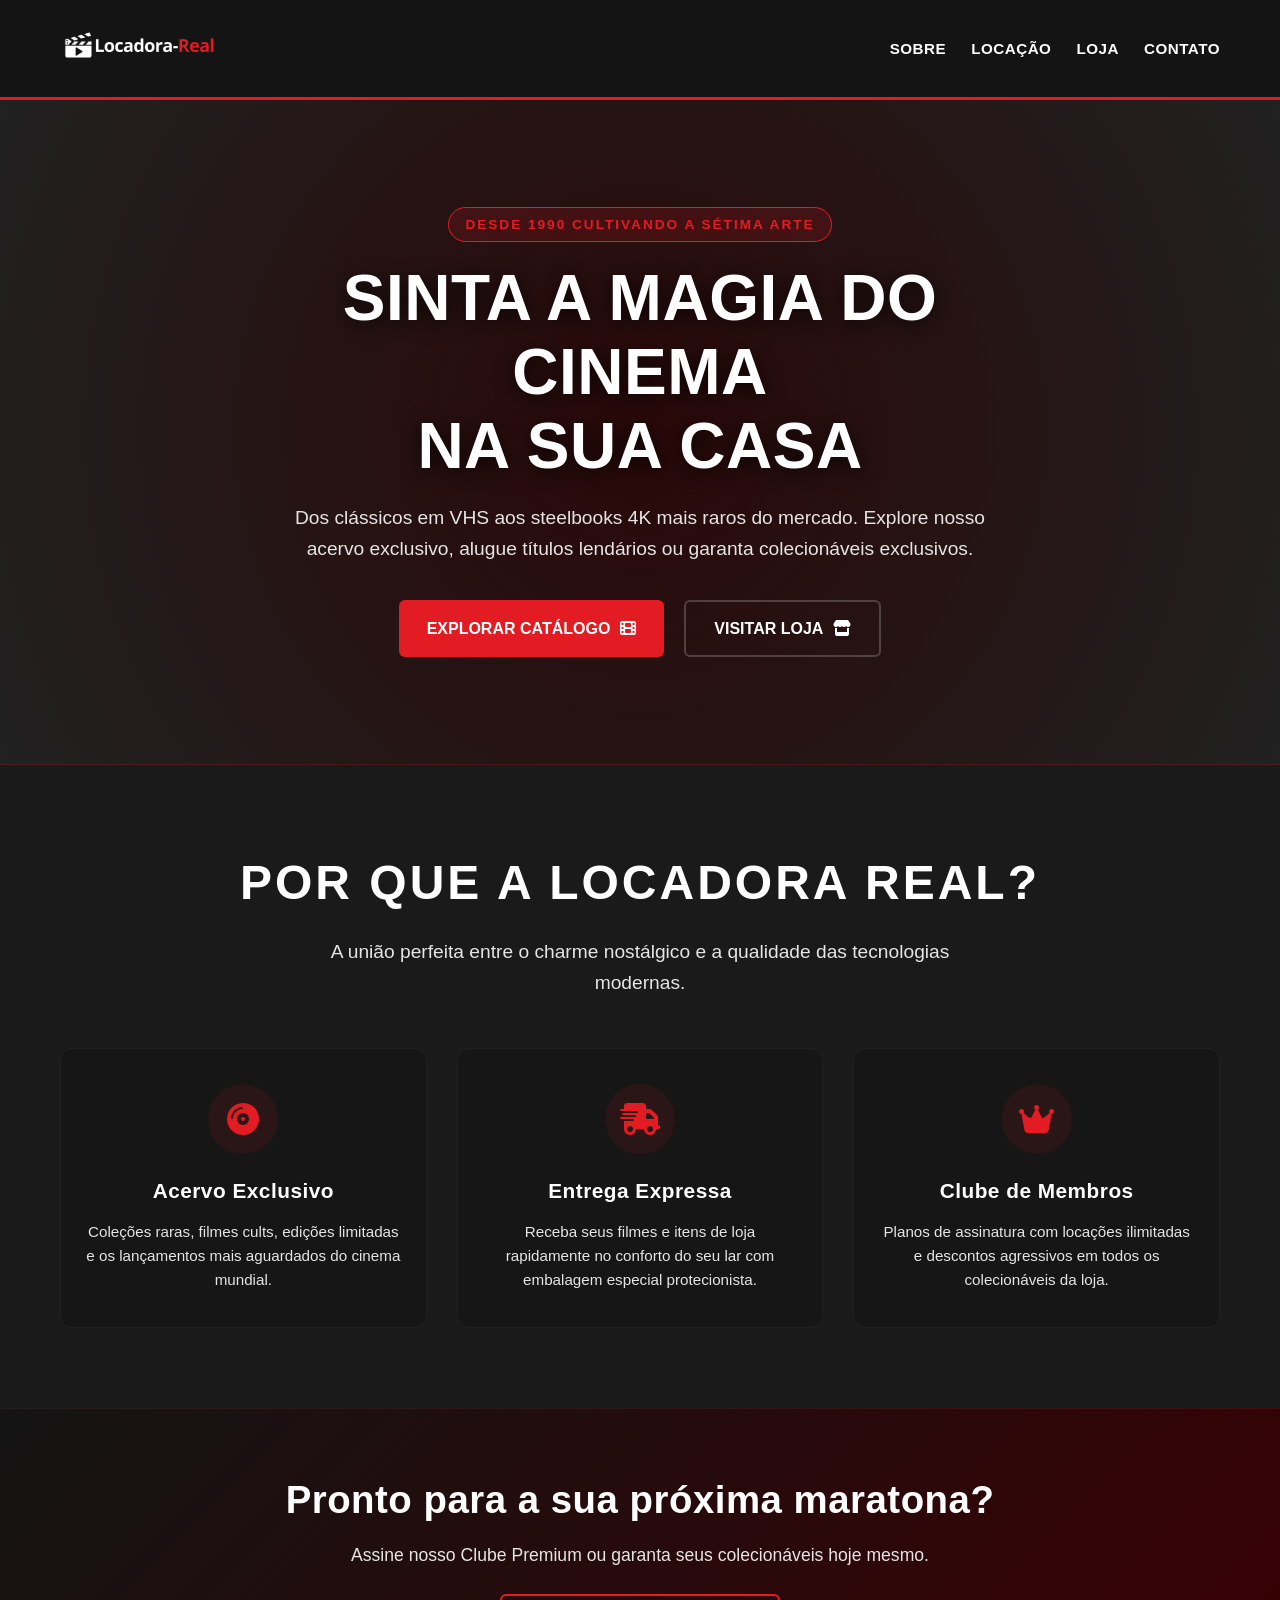
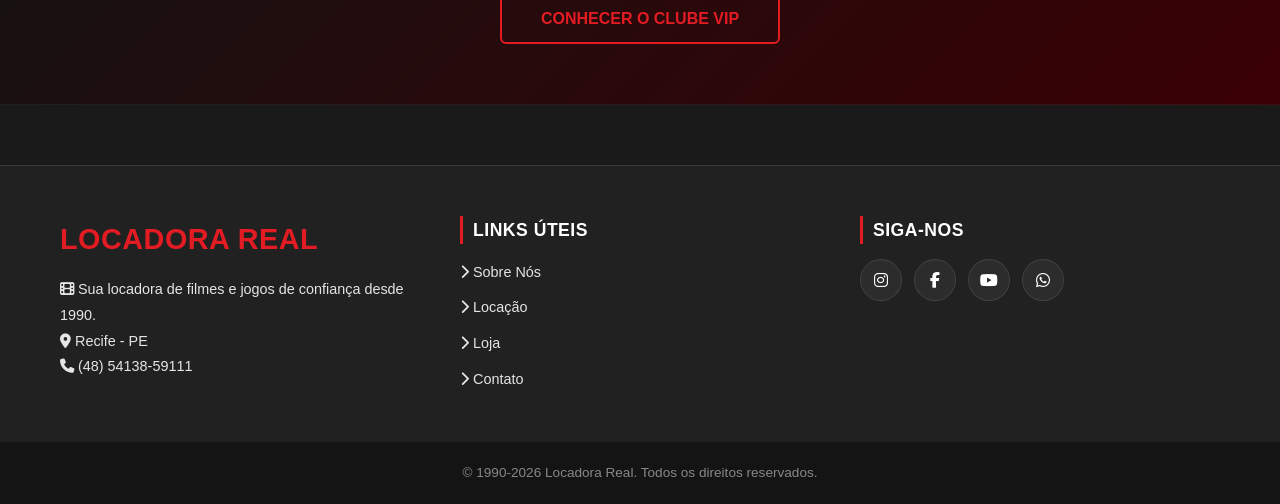
<file: index.html>
<!DOCTYPE html>
<html lang="pt-br">
<head>
    <meta charset="UTF-8">
    <meta name="viewport" content="width=device-width, initial-scale=1.0">
    <title>Locadora Real | A Experiência Cinemática Definitiva</title>

    <!-- Font Awesome (Ícones) -->
    <link rel="stylesheet" href="https://cdnjs.cloudflare.com/ajax/libs/font-awesome/6.5.1/css/all.min.css">

    <!-- CSS Principal -->
    <link rel="stylesheet" href="./css/styles.css">
    <link rel="icon" type="image/png" href="./img/Logo/Logo-transp.png">

</head>
<body class="pagina-home">


    <!-- Cabeçalho Principal -->
    <header class="cabecalho">
        <div class="container">
            <a href="./index.html" class="brand-logo">
                <img src="./img/Logo/Logomarca-horizontal-transp.png" alt="Locadora Real">
            </a>

            <nav class="menu" aria-label="Navegação principal">
                <ul>
                    <li><a href="./pages/sobre.html">Sobre</a></li>
                    <li><a href="./pages/locacao.html">Locação</a></li>
                    <li><a href="./pages/loja.html">Loja</a></li>
                    <li><a href="./pages/contato.html">Contato</a></li>
                </ul>
            </nav>
        </div>
    </header>

    <main>
        <!-- HERO SECTION COM ANIMAÇÃO -->
        <section class="hero">
            <div class="hero-overlay"></div>
            <div class="container hero-conteudo">
                <span class="tag-hero">Desde 1990 Cultivando a Sétima Arte</span>
                <h1 class="hero-titulo">Sinta a Magia do Cinema <br>na Sua Casa</h1>
                <p class="hero-descricao">
                    Dos clássicos em VHS aos steelbooks 4K mais raros do mercado. Explore nosso acervo exclusivo, alugue títulos lendários ou garanta colecionáveis exclusivos.
                </p>
                <div class="hero-botoes">
                    <a href="./pages/locacao.html" class="btn-hero btn-principal">Explorar Catálogo <i class="fa-solid fa-film"></i></a>
                    <a href="./pages/loja.html" class="btn-hero btn-secundario">Visitar Loja <i class="fa-solid fa-store"></i></a>
                </div>
            </div>
        </section>

        <!-- SEÇÃO DE RECURSOS / DIFERENCIAIS -->
        <section class="diferenciais container">
            <div class="secao-header">
                <h2>Por que a Locadora Real?</h2>
                <p>A união perfeita entre o charme nostálgico e a qualidade das tecnologias modernas.</p>
            </div>

            <div class="grade-diferenciais">
                <article class="cartao-diferencial">
                    <div class="icone-diferencial"><i class="fa-solid fa-compact-disc"></i></div>
                    <h3>Acervo Exclusivo</h3>
                    <p>Coleções raras, filmes cults, edições limitadas e os lançamentos mais aguardados do cinema mundial.</p>
                </article>

                <article class="cartao-diferencial">
                    <div class="icone-diferencial"><i class="fa-solid fa-truck-fast"></i></div>
                    <h3>Entrega Expressa</h3>
                    <p>Receba seus filmes e itens de loja rapidamente no conforto do seu lar com embalagem especial protecionista.</p>
                </article>

                <article class="cartao-diferencial">
                    <div class="icone-diferencial"><i class="fa-solid fa-crown"></i></div>
                    <h3>Clube de Membros</h3>
                    <p>Planos de assinatura com locações ilimitadas e descontos agressivos em todos os colecionáveis da loja.</p>
                </article>
            </div>
        </section>

        <!-- CTA BANNER INTERATIVO -->
        <section class="cta-banner">
            <div class="container cta-conteudo">
                <h2>Pronto para a sua próxima maratona?</h2>
                <p>Assine nosso Clube Premium ou garanta seus colecionáveis hoje mesmo.</p>
                <!-- A alteração foi feita no href abaixo -->
                <a href="./pages/loja.html#assinatura-clube" class="btn-comprar btn-cta">Conhecer o Clube VIP</a>
            </div>
        </section>
    </main>

    <!-- Rodapé Padronizado -->
    <footer class="rodape">
        <div class="container rodape-conteudo">
            <div class="rodape-bloco">
                <h2 class="rodape-titulo">Locadora Real</h2>
                <p class="rodape-descricao">
                    <i class="fa-solid fa-film"></i> Sua locadora de filmes e jogos de confiança desde 1990.
                </p>
                <p class="rodape-contato-rapido">
                    <i class="fa-solid fa-location-dot"></i> Recife - PE<br>
                    <i class="fa-solid fa-phone"></i> (48) 54138-59111
                </p>
            </div>

            <nav class="rodape-bloco" aria-label="Navegação do rodapé">
                <h3 class="rodape-subtitulo">Links Úteis</h3>
                <ul class="rodape-links">
                    <li><a href="./pages/sobre.html"><i class="fa-solid fa-chevron-right"></i> Sobre Nós</a></li>
                    <li><a href="./pages/locacao.html"><i class="fa-solid fa-chevron-right"></i> Locação</a></li>
                    <li><a href="./pages/loja.html"><i class="fa-solid fa-chevron-right"></i> Loja</a></li>
                    <li><a href="./pages/contato.html"><i class="fa-solid fa-chevron-right"></i> Contato</a></li>
                </ul>
            </nav>

            <div class="rodape-bloco">
                <h3 class="rodape-subtitulo">Siga-nos</h3>
                <div class="rodape-redes">
                    <a href="https://www.instagram.com/" aria-label="Instagram" class="btn-social" target="_blank"><i class="fa-brands fa-instagram"></i></a>
                    <a href="https://www.facebook.com/" aria-label="Facebook" class="btn-social" target="_blank"><i class="fa-brands fa-facebook-f"></i></a>
                    <a href="https://www.youtube.com/" aria-label="YouTube" class="btn-social" target="_blank"><i class="fa-brands fa-youtube"></i></a>
                    <a href="https://www.whatsapp.com/" aria-label="WhatsApp" class="btn-social" target="_blank"><i class="fa-brands fa-whatsapp"></i></a>
                </div>
            </div>
        </div>

        <div class="rodape-bottom">
            <div class="container">
                <p>&copy; 1990-2026 Locadora Real. Todos os direitos reservados.</p>
            </div>
        </div>
    </footer>
</body>
</html>
</file>
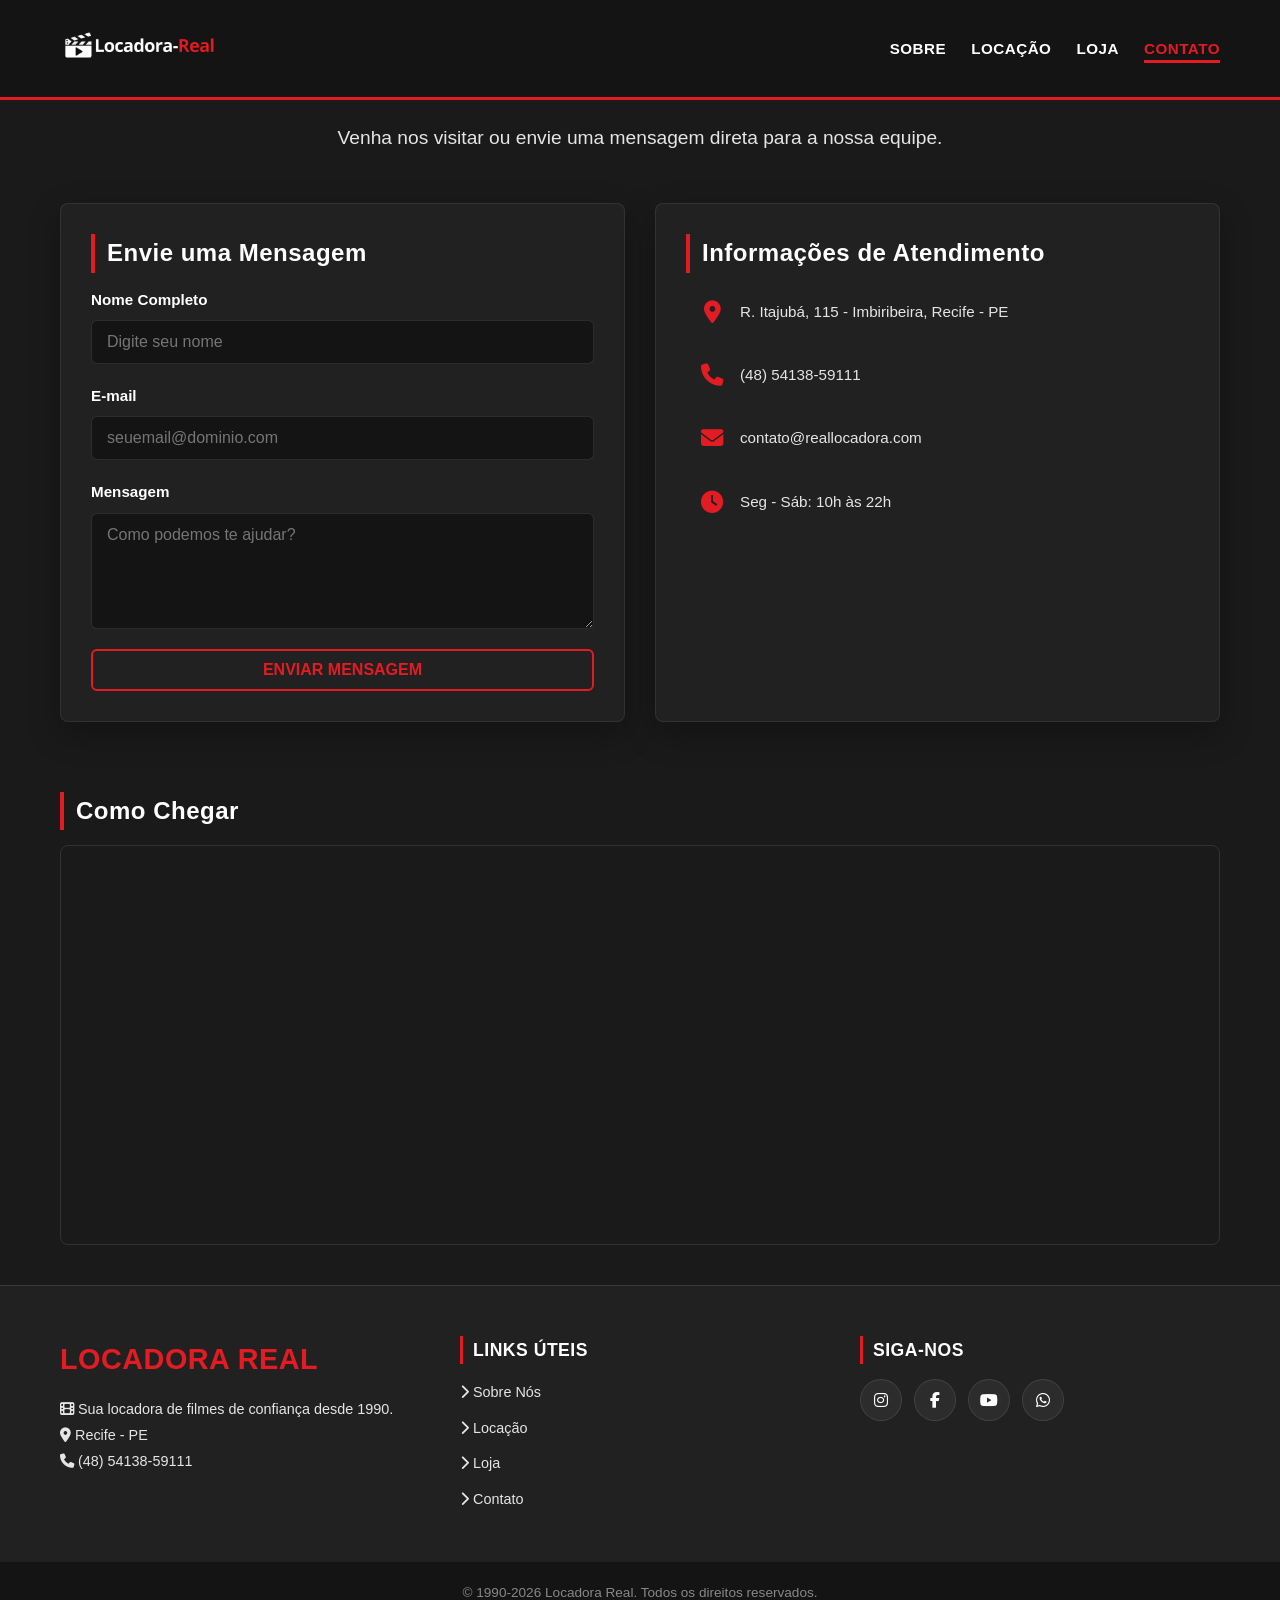
<file: pages/contato.html>
<!DOCTYPE html>
<html lang="pt-br">
<head>
    <meta charset="UTF-8">
    <meta name="viewport" content="width=device-width, initial-scale=1.0">
    <title>Contato | Locadora Real</title>

    <!-- Font Awesome (Ícones) -->
    <link rel="stylesheet" href="https://cdnjs.cloudflare.com/ajax/libs/font-awesome/6.5.1/css/all.min.css">

    <!-- CSS Principal -->
    <link rel="stylesheet" href="../css/styles.css">
    <link rel="icon" type="image/png" href="../img/Logo/Logo-transp.png">

</head>

<body class="pagina-contato">
    <!-- Cabeçalho Principal -->
    <header class="cabecalho">
        <div class="container">
            <a href="../index.html" class="brand-logo">
                <img src="../img/Logo/Logomarca-horizontal-transp.png" alt="Locadora Real">
            </a>

            <nav class="menu" aria-label="Navegação principal">
                <ul>
                    <li><a href="sobre.html">Sobre</a></li>
                    <li><a href="locacao.html">Locação</a></li>
                    <li><a href="loja.html">Loja</a></li>
                    <li><a href="contato.html" class="active">Contato</a></li>
                </ul>
            </nav>
        </div>
    </header>

    <main class="container">

        <header class="secao-header cabecalho-pagina">
            <p class="sobretitulo">Fale com a Locadora Real</p>
            <h1>Nosso Contato e Localização</h1>
            <p>Venha nos visitar ou envie uma mensagem direta para a nossa equipe.</p>
        </header>

        <!-- Bloco Duplo: Formulário + Dados de Contato -->
        <section class="grade-contato">

            <!-- Formulário de Mensagem Direta -->
            <div class="caixa formulario-contato">
                <h3 class="subtitulo">Envie uma Mensagem</h3>
                <form action="#" method="POST" class="form-atendimento">
                    <div class="campo-grupo">
                        <label for="nome">Nome Completo</label>
                        <input type="text" id="nome" name="nome" placeholder="Digite seu nome" required>
                    </div>

                    <div class="campo-grupo">
                        <label for="email">E-mail</label>
                        <input type="email" id="email" name="email" placeholder="seuemail@dominio.com" required>
                    </div>

                    <div class="campo-grupo">
                        <label for="mensagem-texto">Mensagem</label>
                        <textarea id="mensagem-texto" name="mensagem" rows="5" placeholder="Como podemos te ajudar?" required></textarea>
                    </div>

                    <button type="submit" class="btn-comprar">Enviar Mensagem</button>
                </form>
            </div>

            <!-- Informações Rápidas de Contato -->
            <div class="caixa informacoes-contato">
                <h3 class="subtitulo">Informações de Atendimento</h3>
                <div id="contato">
                    <div class="contato-item">
                        <i class="fa-solid fa-location-dot" aria-hidden="true"></i>
                        <a href="https://maps.app.goo.gl/WMkkHsL44uNXyNC1A" target="_blank" rel="noopener noreferrer">
                            R. Itajubá, 115 - Imbiribeira, Recife - PE
                        </a>
                    </div>

                    <div class="contato-item">
                        <i class="fa-solid fa-phone" aria-hidden="true"></i>
                        <a href="tel:+55485413859111">(48) 54138-59111</a>
                    </div>

                    <div class="contato-item">
                        <i class="fa-solid fa-envelope" aria-hidden="true"></i>
                        <a href="mailto:contato@reallocadora.com">contato@reallocadora.com</a>
                    </div>

                    <div class="contato-item">
                        <i class="fa-solid fa-clock" aria-hidden="true"></i>
                        <span>Seg - Sáb: 10h às 22h</span>
                    </div>
                </div>
            </div>

        </section>

        <!-- Mapa Responsivo Integrado -->
        <section class="secao-mapa">
            <h3 class="subtitulo">Como Chegar</h3>
            <div class="mapa-container">
                <iframe
                    src="https://www.google.com/maps/embed?pb=!1m18!1m12!1m3!1d3949.921345945493!2d-34.9102996!3d-8.1094914!2m3!1f0!2f0!3f0!3m2!1i1024!2i768!4f13.1!3m3!1m2!1s0x7ab1eff61914273%3A0xe24af3be25816bc4!2sReal%20Locadora%20de%20Equipamentos!5e0!3m2!1spt-BR!2sbr!4v1789067021910!5m2!1spt-BR!2sbr"
                    style="border:0;"
                    allowfullscreen=""
                    loading="lazy"
                    referrerpolicy="strict-origin-when-cross-origin"
                    title="Mapa de localização da Locadora Real">
                </iframe>
            </div>
        </section>

    </main>

    <!-- Rodapé Padronizado -->
    <footer class="rodape">
        <div class="container rodape-conteudo">
            <div class="rodape-bloco">
                <h2 class="rodape-titulo">Locadora Real</h2>
                <p class="rodape-descricao">
                    <i class="fa-solid fa-film"></i> Sua locadora de filmes de confiança desde 1990.
                </p>
                <p class="rodape-contato-rapido">
                    <i class="fa-solid fa-location-dot"></i> Recife - PE<br>
                    <i class="fa-solid fa-phone"></i> (48) 54138-59111
                </p>
            </div>

            <nav class="rodape-bloco" aria-label="Navegação do rodapé">
                <h3 class="rodape-subtitulo">Links Úteis</h3>
                <ul class="rodape-links">
                    <li><a href="sobre.html"><i class="fa-solid fa-chevron-right"></i> Sobre Nós</a></li>
                    <li><a href="locacao.html"><i class="fa-solid fa-chevron-right"></i> Locação</a></li>
                    <li><a href="loja.html"><i class="fa-solid fa-chevron-right"></i> Loja</a></li>
                    <li><a href="contato.html"><i class="fa-solid fa-chevron-right"></i> Contato</a></li>
                </ul>
            </nav>

            <div class="rodape-bloco">
                <h3 class="rodape-subtitulo">Siga-nos</h3>
                <div class="rodape-redes">
                    <a href="https://www.instagram.com/" aria-label="Instagram" class="btn-social" target="_blank"><i class="fa-brands fa-instagram"></i></a>
                    <a href="https://www.facebook.com/" aria-label="Facebook" class="btn-social" target="_blank"><i class="fa-brands fa-facebook-f"></i></a>
                    <a href="https://www.youtube.com/" aria-label="YouTube" class="btn-social" target="_blank"><i class="fa-brands fa-youtube"></i></a>
                    <a href="https://www.whatsapp.com/" aria-label="WhatsApp" class="btn-social" target="_blank"><i class="fa-brands fa-whatsapp"></i></a>
                </div>
            </div>
        </div>

        <div class="rodape-bottom">
            <div class="container">
                <p>&copy; 1990-2026 Locadora Real. Todos os direitos reservados.</p>
            </div>
        </div>
    </footer>
</body>
</html>
</file>
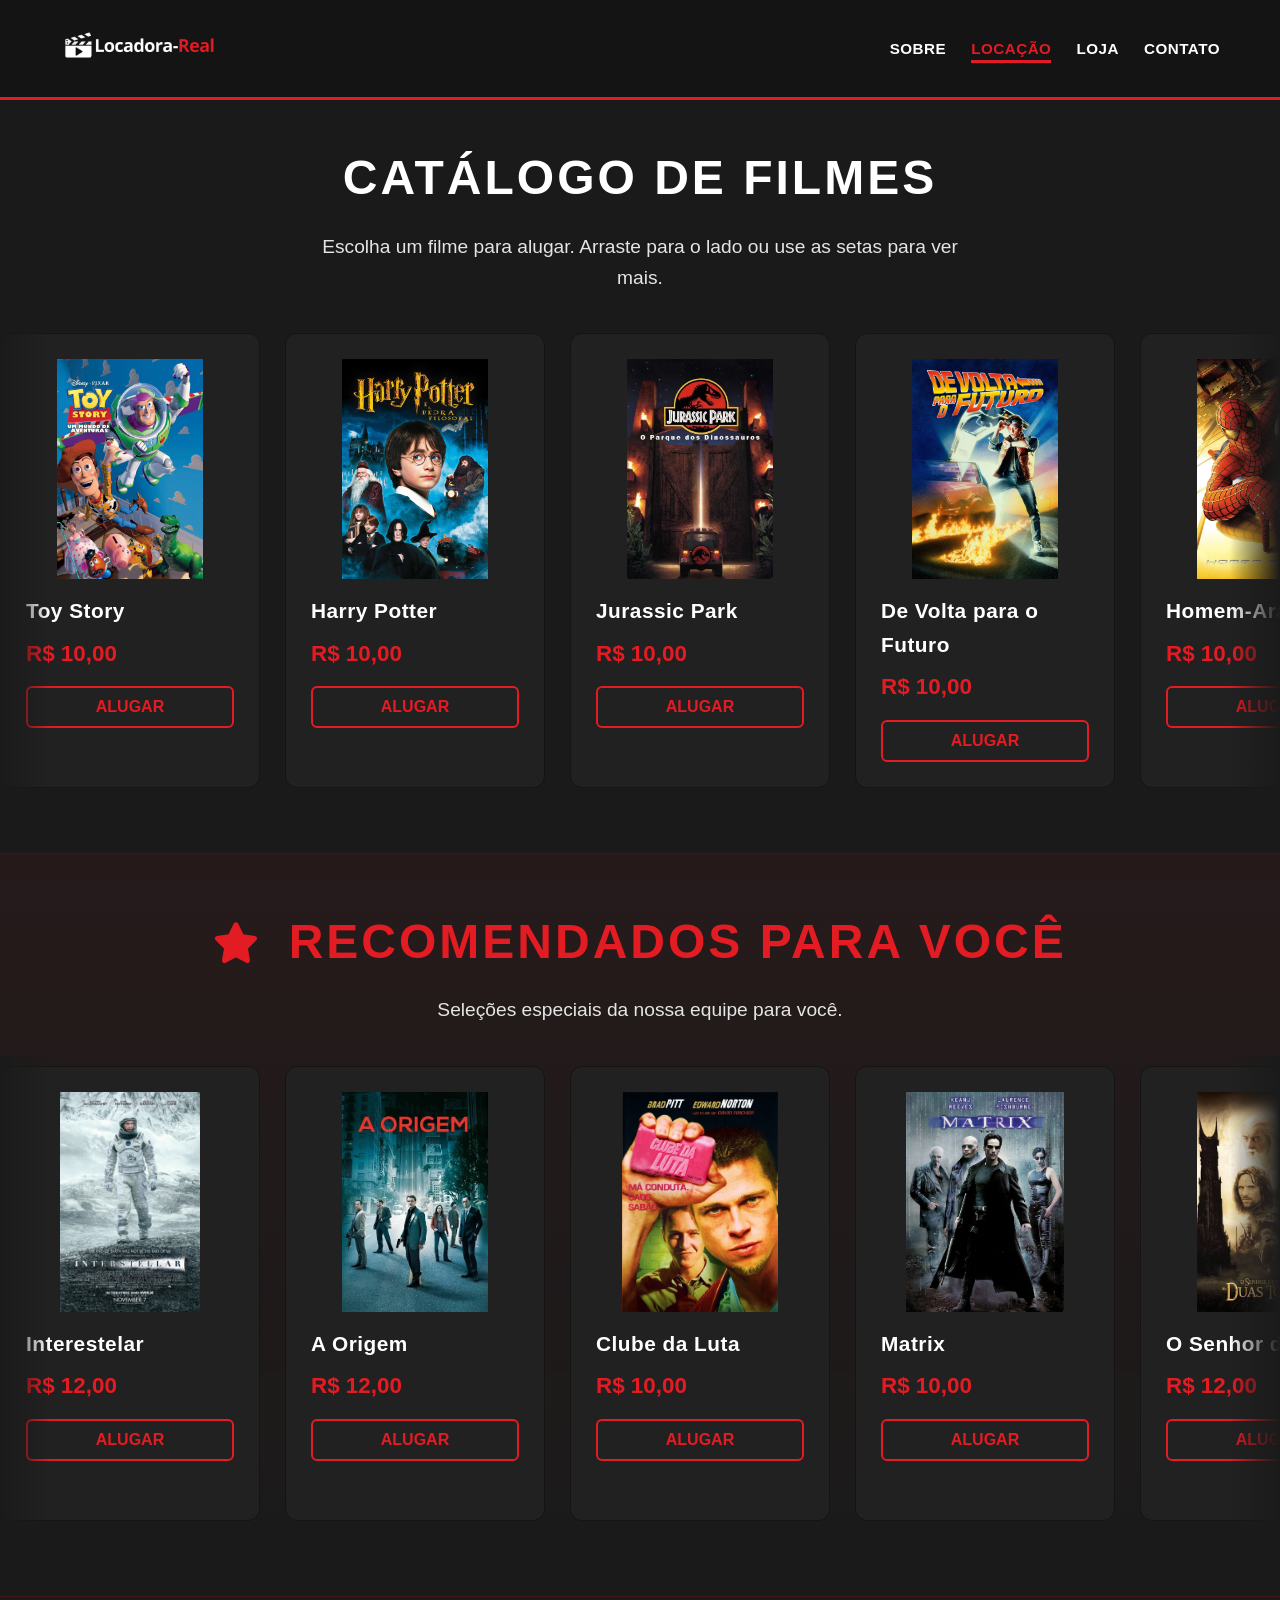
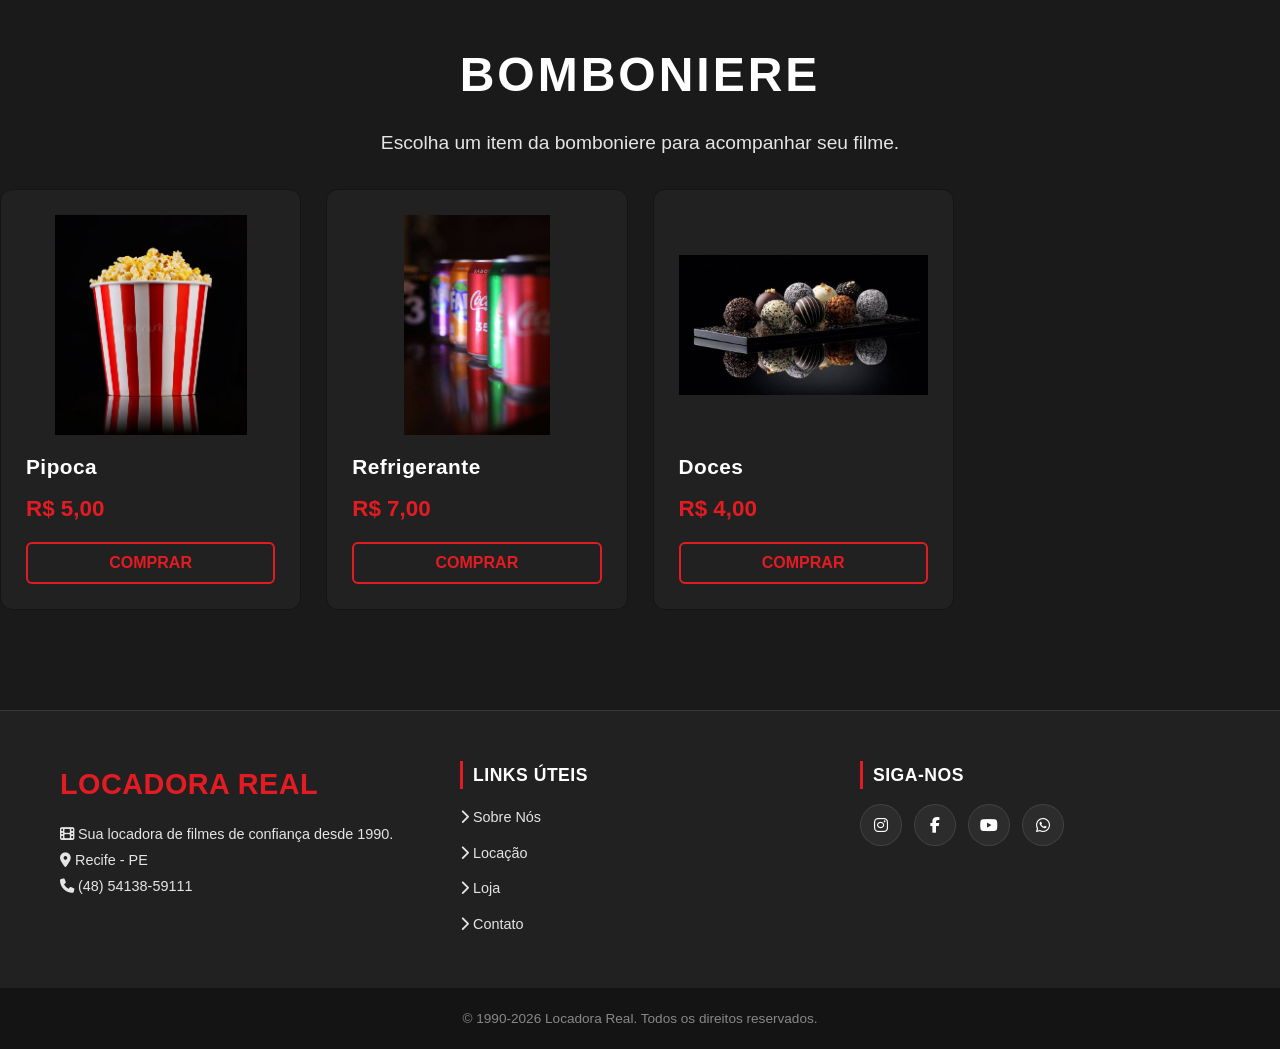
<file: pages/locacao.html>
<!DOCTYPE html>
<html lang="pt-br">
<head>
    <meta charset="UTF-8">
    <meta name="viewport" content="width=device-width, initial-scale=1.0">
    <link rel="stylesheet" href="https://cdnjs.cloudflare.com/ajax/libs/font-awesome/6.5.1/css/all.min.css">
    <link rel="stylesheet" href="../css/styles.css">
    <title>Locação de Filmes | Locadora Real</title>
    <link rel="icon" type="image/png" href="../img/Logo/Logo-transp.png">
</head>

<body>
    <!-- Cabeçalho Principal -->
    <header class="cabecalho">
        <div class="container">
            <a href="../index.html" class="brand-logo">
                <img src="../img/Logo/Logomarca-horizontal-transp.png" alt="Locadora Real">
            </a>
            <nav class="menu" aria-label="Navegação principal">
                <ul>
                    <li><a href="sobre.html">Sobre</a></li>
                    <li><a href="locacao.html" class="active">Locação</a></li>
                    <li><a href="loja.html">Loja</a></li>
                    <li><a href="contato.html">Contato</a></li>
                </ul>
            </nav>
        </div>
    </header>

    <main>

        <!-- 
            ============================================================
             SEÇÃO 1 — CATÁLOGO COMPLETO (~40 filmes, scroll horizontal)
            ============================================================ 
        -->
        <section id="filmes" class="secao-catalogo">
            <div class="secao-header">
                <h1>Catálogo de Filmes</h1>
                <p>Escolha um filme para alugar. Arraste para o lado ou use as setas para ver mais.</p>
            </div>

            <div class="carrossel-filmes">


                <div class="lista-filmes-scroll">

                    <article class="cartao-produto">
                        <img src="../img/filmes/toy_story-capa.png" alt="Toy Story">
                        <h3>Toy Story</h3>
                        <p class="preco">R$ 10,00</p>
                        <a href="https://www.whatsapp.com/" target="_blank"><button type="button">Alugar</button></a>
                    </article>

                    <article class="cartao-produto">
                        <img src="../img/filmes/harry_potter-capa.png" alt="Harry Potter e a Pedra Filosofal">
                        <h3>Harry Potter</h3>
                        <p class="preco">R$ 10,00</p>
                        <a href="https://www.whatsapp.com/" target="_blank"><button type="button">Alugar</button></a>
                    </article>

                    <article class="cartao-produto">
                        <img src="../img/filmes/jurassic_park-capa.png" alt="Jurassic Park">
                        <h3>Jurassic Park</h3>
                        <p class="preco">R$ 10,00</p>
                        <a href="https://www.whatsapp.com/" target="_blank"><button type="button">Alugar</button></a>
                    </article>

                    <article class="cartao-produto">
                        <img src="../img/filmes/volta_futuro-capa.png" alt="De Volta para o Futuro">
                        <h3>De Volta para o Futuro</h3>
                        <p class="preco">R$ 10,00</p>
                        <a href="https://www.whatsapp.com/" target="_blank"><button type="button">Alugar</button></a>
                    </article>

                    <article class="cartao-produto">
                        <img src="../img/filmes/homem_aranha-capa.png" alt="Homem-Aranha">
                        <h3>Homem-Aranha</h3>
                        <p class="preco">R$ 10,00</p>
                        <a href="https://www.whatsapp.com/" target="_blank"><button type="button">Alugar</button></a>
                    </article>

                    <article class="cartao-produto">
                        <img src="../img/filmes/senhor_dos_aneis-capa.png" alt="O Senhor dos Anéis">
                        <h3>O Senhor dos Anéis</h3>
                        <p class="preco">R$ 12,00</p>
                        <a href="https://www.whatsapp.com/" target="_blank"><button type="button">Alugar</button></a>
                    </article>

                    <article class="cartao-produto">
                        <img src="../img/filmes/star_wars-capa.png" alt="Star Wars">
                        <h3>Star Wars</h3>
                        <p class="preco">R$ 12,00</p>
                        <a href="https://www.whatsapp.com/" target="_blank"><button type="button">Alugar</button></a>
                    </article>

                    <article class="cartao-produto">
                        <img src="../img/filmes/o_exorcista-capa.png" alt="O Exorcista">
                        <h3>O Exorcista</h3>
                        <p class="preco">R$ 10,00</p>
                        <a href="https://www.whatsapp.com/" target="_blank"><button type="button">Alugar</button></a>
                    </article>

                    <article class="cartao-produto">
                        <img src="../img/filmes/forrest_gump-capa.png" alt="Forrest Gump">
                        <h3>Forrest Gump</h3>
                        <p class="preco">R$ 10,00</p>
                        <a href="https://www.whatsapp.com/" target="_blank"><button type="button">Alugar</button></a>
                    </article>

                    <article class="cartao-produto">
                        <img src="../img/filmes/poderoso_chefao-capa.png" alt="O Poderoso Chefão">
                        <h3>O Poderoso Chefão</h3>
                        <p class="preco">R$ 12,00</p>
                        <a href="https://www.whatsapp.com/" target="_blank"><button type="button">Alugar</button></a>
                    </article>

                    <article class="cartao-produto">
                        <img src="../img/filmes/clube_da_luta-capa.png" alt="Clube da Luta">
                        <h3>Clube da Luta</h3>
                        <p class="preco">R$ 10,00</p>
                        <a href="https://www.whatsapp.com/" target="_blank"><button type="button">Alugar</button></a>
                    </article>

                    <article class="cartao-produto">
                        <img src="../img/filmes/matrix-capa.png" alt="Matrix">
                        <h3>Matrix</h3>
                        <p class="preco">R$ 10,00</p>
                        <a href="https://www.whatsapp.com/" target="_blank"><button type="button">Alugar</button></a>
                    </article>

                    <article class="cartao-produto">
                        <img src="../img/filmes/interestelar-capa.png" alt="Interestelar">
                        <h3>Interestelar</h3>
                        <p class="preco">R$ 12,00</p>
                        <a href="https://www.whatsapp.com/" target="_blank"><button type="button">Alugar</button></a>
                    </article>

                    <article class="cartao-produto">
                        <img src="../img/filmes/a_origem-capa.png" alt="A Origem">
                        <h3>A Origem</h3>
                        <p class="preco">R$ 12,00</p>
                        <a href="https://www.whatsapp.com/" target="_blank"><button type="button">Alugar</button></a>
                    </article>

                    <article class="cartao-produto">
                        <img src="../img/filmes/titanic-capa.png" alt="Titanic">
                        <h3>Titanic</h3>
                        <p class="preco">R$ 10,00</p>
                        <a href="https://www.whatsapp.com/" target="_blank"><button type="button">Alugar</button></a>
                    </article>

                    <article class="cartao-produto">
                        <img src="../img/filmes/procurando_nemo-capa.png" alt="Procurando Nemo">
                        <h3>Procurando Nemo</h3>
                        <p class="preco">R$ 10,00</p>
                        <a href="https://www.whatsapp.com/" target="_blank"><button type="button">Alugar</button></a>
                    </article>

                    <article class="cartao-produto">
                        <img src="../img/filmes/shrek-capa.png" alt="Shrek">
                        <h3>Shrek</h3>
                        <p class="preco">R$ 8,00</p>
                        <a href="https://www.whatsapp.com/" target="_blank"><button type="button">Alugar</button></a>
                    </article>

                    <article class="cartao-produto">
                        <img src="../img/filmes/gladiador-capa.png" alt="Gladiador">
                        <h3>Gladiador</h3>
                        <p class="preco">R$ 10,00</p>
                        <a href="https://www.whatsapp.com/" target="_blank"><button type="button">Alugar</button></a>
                    </article>

                    <article class="cartao-produto">
                        <img src="../img/filmes/o_rei_leao-capa.png" alt="O Rei Leão">
                        <h3>O Rei Leão</h3>
                        <p class="preco">R$ 10,00</p>
                        <a href="https://www.whatsapp.com/" target="_blank"><button type="button">Alugar</button></a>
                    </article>

                    <article class="cartao-produto">
                        <img src="../img/filmes/vingadores-capa.png" alt="Vingadores">
                        <h3>Vingadores</h3>
                        <p class="preco">R$ 12,00</p>
                        <a href="https://www.whatsapp.com/" target="_blank"><button type="button">Alugar</button></a>
                    </article>

                    <article class="cartao-produto">
                        <img src="../img/filmes/cavaleiro_das_trevas-capa.png" alt="Batman - O Cavaleiro das Trevas">
                        <h3>O Cavaleiro das Trevas</h3>
                        <p class="preco">R$ 12,00</p>
                        <a href="https://www.whatsapp.com/" target="_blank"><button type="button">Alugar</button></a>
                    </article>

                    <article class="cartao-produto">
                        <img src="../img/filmes/indiana_jones-capa.png" alt="Indiana Jones">
                        <h3>Indiana Jones</h3>
                        <p class="preco">R$ 10,00</p>
                        <a href="https://www.whatsapp.com/" target="_blank"><button type="button">Alugar</button></a>
                    </article>

                    <article class="cartao-produto">
                        <img src="../img/filmes/et_extraterrestre-capa.png" alt="E.T. - O Extraterrestre">
                        <h3>E.T. - O Extraterrestre</h3>
                        <p class="preco">R$ 10,00</p>
                        <a href="https://www.whatsapp.com/" target="_blank"><button type="button">Alugar</button></a>
                    </article>

                    <article class="cartao-produto">
                        <img src="../img/filmes/ghost-capa.png" alt="Ghost - Do Outro Lado da Vida">
                        <h3>Ghost</h3>
                        <p class="preco">R$ 8,00</p>
                        <a href="https://www.whatsapp.com/" target="_blank"><button type="button">Alugar</button></a>
                    </article>

                    <article class="cartao-produto">
                        <img src="../img/filmes/lista_schindler-capa.png" alt="A Lista de Schindler">
                        <h3>A Lista de Schindler</h3>
                        <p class="preco">R$ 12,00</p>
                        <a href="https://www.whatsapp.com/" target="_blank"><button type="button">Alugar</button></a>
                    </article>

                    <article class="cartao-produto">
                        <img src="../img/filmes/pulp_fiction-capa.png" alt="Pulp Fiction">
                        <h3>Pulp Fiction</h3>
                        <p class="preco">R$ 10,00</p>
                        <a href="https://www.whatsapp.com/" target="_blank"><button type="button">Alugar</button></a>
                    </article>

                    <article class="cartao-produto">
                        <img src="../img/filmes/silencio_inocentes-capa.png" alt="O Silêncio dos Inocentes">
                        <h3>O Silêncio dos Inocentes</h3>
                        <p class="preco">R$ 10,00</p>
                        <a href="https://www.whatsapp.com/" target="_blank"><button type="button">Alugar</button></a>
                    </article>

                    <article class="cartao-produto">
                        <img src="../img/filmes/scarface-capa.png" alt="Scarface">
                        <h3>Scarface</h3>
                        <p class="preco">R$ 10,00</p>
                        <a href="https://www.whatsapp.com/" target="_blank"><button type="button">Alugar</button></a>
                    </article>

                    <article class="cartao-produto">
                        <img src="../img/filmes/corra-capa.png" alt="Corra">
                        <h3>Corra</h3>
                        <p class="preco">R$ 12,00</p>
                        <a href="https://www.whatsapp.com/" target="_blank"><button type="button">Alugar</button></a>
                    </article>

                    <article class="cartao-produto">
                        <img src="../img/filmes/parasita-capa.png" alt="Parasita">
                        <h3>Parasita</h3>
                        <p class="preco">R$ 12,00</p>
                        <a href="https://www.whatsapp.com/" target="_blank"><button type="button">Alugar</button></a>
                    </article>

                    <article class="cartao-produto">
                        <img src="../img/filmes/seu_nome-capa.png" alt="Seu Nome">
                        <h3>Seu Nome</h3>
                        <p class="preco">R$ 10,00</p>
                        <a href="https://www.whatsapp.com/" target="_blank"><button type="button">Alugar</button></a>
                    </article>

                    <article class="cartao-produto">
                        <img src="../img/filmes/viagem_chihiro-capa.png" alt="A Viagem de Chihiro">
                        <h3>A Viagem de Chihiro</h3>
                        <p class="preco">R$ 10,00</p>
                        <a href="https://www.whatsapp.com/" target="_blank"><button type="button">Alugar</button></a>
                    </article>

                    <article class="cartao-produto">
                        <img src="../img/filmes/akira-capa.png" alt="Akira">
                        <h3>Akira</h3>
                        <p class="preco">R$ 10,00</p>
                        <a href="https://www.whatsapp.com/" target="_blank"><button type="button">Alugar</button></a>
                    </article>

                    <article class="cartao-produto">
                        <img src="../img/filmes/blade_runner-capa.png" alt="Blade Runner">
                        <h3>Blade Runner</h3>
                        <p class="preco">R$ 10,00</p>
                        <a href="https://www.whatsapp.com/" target="_blank"><button type="button">Alugar</button></a>
                    </article>

                    <article class="cartao-produto">
                        <img src="../img/filmes/alien-capa.png" alt="Alien">
                        <h3>Alien</h3>
                        <p class="preco">R$ 10,00</p>
                        <a href="https://www.whatsapp.com/" target="_blank"><button type="button">Alugar</button></a>
                    </article>

                    <article class="cartao-produto">
                        <img src="../img/filmes/exterminador_futuro-capa.png" alt="O Exterminador do Futuro">
                        <h3>O Exterminador do Futuro</h3>
                        <p class="preco">R$ 10,00</p>
                        <a href="https://www.whatsapp.com/" target="_blank"><button type="button">Alugar</button></a>
                    </article>

                    <article class="cartao-produto">
                        <img src="../img/filmes/rocky-capa.png" alt="Rocky">
                        <h3>Rocky</h3>
                        <p class="preco">R$ 8,00</p>
                        <a href="https://www.whatsapp.com/" target="_blank"><button type="button">Alugar</button></a>
                    </article>

                    <article class="cartao-produto">
                        <img src="../img/filmes/rambo-capa.png" alt="Rambo">
                        <h3>Rambo</h3>
                        <p class="preco">R$ 8,00</p>
                        <a href="https://www.whatsapp.com/" target="_blank"><button type="button">Alugar</button></a>
                    </article>

                    <article class="cartao-produto">
                        <img src="../img/filmes/laranja_mecanica-capa.png" alt="Laranja Mecânica">
                        <h3>Laranja Mecânica</h3>
                        <p class="preco">R$ 10,00</p>
                        <a href="https://www.whatsapp.com/" target="_blank"><button type="button">Alugar</button></a>
                    </article>

                    <article class="cartao-produto">
                        <img src="../img/filmes/odisseia_espacial-capa.png" alt="2001 - Uma Odisseia Espacial">
                        <h3>2001: Uma Odisseia Espacial</h3>
                        <p class="preco">R$ 12,00</p>
                        <a href="https://www.whatsapp.com/" target="_blank"><button type="button">Alugar</button></a>
                    </article>

                </div>


            </div>
        </section>

        <!--
             ============================================================
             SEÇÃO 2 — RECOMENDADOS (~20 filmes, scroll horizontal)
             ============================================================ 
        -->
        <section id="recomendados" class="secao-catalogo secao-recomendados">
            <div class="secao-header">
                <h2><i class="fa-solid fa-star"></i> Recomendados para Você</h2>
                <p>Seleções especiais da nossa equipe para você.</p>
            </div>

            <div class="carrossel-filmes">

                <div class="lista-filmes-scroll">

                    <article class="cartao-produto">
                        <img src="../img/filmes/interestelar-capa.png" alt="Interestelar">
                        <h3>Interestelar</h3>
                        <p class="preco">R$ 12,00</p>
                        <a href="https://www.whatsapp.com/" target="_blank"><button type="button">Alugar</button></a>
                    </article>

                    <article class="cartao-produto">
                        <img src="../img/filmes/a_origem-capa.png" alt="A Origem">
                        <h3>A Origem</h3>
                        <p class="preco">R$ 12,00</p>
                        <a href="https://www.whatsapp.com/" target="_blank"><button type="button">Alugar</button></a>
                    </article>

                    <article class="cartao-produto">
                        <img src="../img/filmes/clube_da_luta-capa.png" alt="Clube da Luta">
                        <h3>Clube da Luta</h3>
                        <p class="preco">R$ 10,00</p>
                        <a href="https://www.whatsapp.com/" target="_blank"><button type="button">Alugar</button></a>
                    </article>

                    <article class="cartao-produto">
                        <img src="../img/filmes/matrix-capa.png" alt="Matrix">
                        <h3>Matrix</h3>
                        <p class="preco">R$ 10,00</p>
                        <a href="https://www.whatsapp.com/" target="_blank"><button type="button">Alugar</button></a>
                    </article>

                    <article class="cartao-produto">
                        <img src="../img/filmes/senhor_dos_aneis-capa.png" alt="O Senhor dos Anéis">
                        <h3>O Senhor dos Anéis</h3>
                        <p class="preco">R$ 12,00</p>
                        <a href="https://www.whatsapp.com/" target="_blank"><button type="button">Alugar</button></a>
                    </article>

                    <article class="cartao-produto">
                        <img src="../img/filmes/parasita-capa.png" alt="Parasita">
                        <h3>Parasita</h3>
                        <p class="preco">R$ 12,00</p>
                        <a href="https://www.whatsapp.com/" target="_blank"><button type="button">Alugar</button></a>
                    </article>

                    <article class="cartao-produto">
                        <img src="../img/filmes/poderoso_chefao-capa.png" alt="O Poderoso Chefão">
                        <h3>O Poderoso Chefão</h3>
                        <p class="preco">R$ 12,00</p>
                        <a href="https://www.whatsapp.com/" target="_blank"><button type="button">Alugar</button></a>
                    </article>

                    <article class="cartao-produto">
                        <img src="../img/filmes/forrest_gump-capa.png" alt="Forrest Gump">
                        <h3>Forrest Gump</h3>
                        <p class="preco">R$ 10,00</p>
                        <a href="https://www.whatsapp.com/" target="_blank"><button type="button">Alugar</button></a>
                    </article>

                    <article class="cartao-produto">
                        <img src="../img/filmes/corra-capa.png" alt="Corra">
                        <h3>Corra</h3>
                        <p class="preco">R$ 12,00</p>
                        <a href="https://www.whatsapp.com/" target="_blank"><button type="button">Alugar</button></a>
                    </article>

                    <article class="cartao-produto">
                        <img src="../img/filmes/vingadores-capa.png" alt="Vingadores">
                        <h3>Vingadores</h3>
                        <p class="preco">R$ 12,00</p>
                        <a href="https://www.whatsapp.com/" target="_blank"><button type="button">Alugar</button></a>
                    </article>

                    <article class="cartao-produto">
                        <img src="../img/filmes/cavaleiro_das_trevas-capa.png" alt="Batman - O Cavaleiro das Trevas">
                        <h3>O Cavaleiro das Trevas</h3>
                        <p class="preco">R$ 12,00</p>
                        <a href="https://www.whatsapp.com/" target="_blank"><button type="button">Alugar</button></a>
                    </article>

                    <article class="cartao-produto">
                        <img src="../img/filmes/viagem_chihiro-capa.png" alt="A Viagem de Chihiro">
                        <h3>A Viagem de Chihiro</h3>
                        <p class="preco">R$ 10,00</p>
                        <a href="https://www.whatsapp.com/" target="_blank"><button type="button">Alugar</button></a>
                    </article>

                    <article class="cartao-produto">
                        <img src="../img/filmes/blade_runner_2049-capa.png" alt="Blade Runner 2049">
                        <h3>Blade Runner 2049</h3>
                        <p class="preco">R$ 12,00</p>
                        <a href="https://www.whatsapp.com/" target="_blank"><button type="button">Alugar</button></a>
                    </article>

                    <article class="cartao-produto">
                        <img src="../img/filmes/django_livre-capa.png" alt="Django Livre">
                        <h3>Django Livre</h3>
                        <p class="preco">R$ 10,00</p>
                        <a href="https://www.whatsapp.com/" target="_blank"><button type="button">Alugar</button></a>
                    </article>

                    <article class="cartao-produto">
                        <img src="../img/filmes/cidade_de_deus-capa.png" alt="Cidade de Deus">
                        <h3>Cidade de Deus</h3>
                        <p class="preco">R$ 10,00</p>
                        <a href="https://www.whatsapp.com/" target="_blank"><button type="button">Alugar</button></a>
                    </article>

                    <article class="cartao-produto">
                        <img src="../img/filmes/amelie-capa.png" alt="O Fabuloso Destino de Amélie">
                        <h3>O Fabuloso Destino de Amélie</h3>
                        <p class="preco">R$ 10,00</p>
                        <a href="https://www.whatsapp.com/" target="_blank"><button type="button">Alugar</button></a>
                    </article>

                    <article class="cartao-produto">
                        <img src="../img/filmes/whiplash-capa.png" alt="Whiplash">
                        <h3>Whiplash</h3>
                        <p class="preco">R$ 10,00</p>
                        <a href="https://www.whatsapp.com/" target="_blank"><button type="button">Alugar</button></a>
                    </article>

                    <article class="cartao-produto">
                        <img src="../img/filmes/lobo_wall_street-capa.png" alt="O Lobo de Wall Street">
                        <h3>O Lobo de Wall Street</h3>
                        <p class="preco">R$ 12,00</p>
                        <a href="https://www.whatsapp.com/" target="_blank"><button type="button">Alugar</button></a>
                    </article>

                    <article class="cartao-produto">
                        <img src="../img/filmes/la_la_land-capa.png" alt="La La Land">
                        <h3>La La Land</h3>
                        <p class="preco">R$ 10,00</p>
                        <a href="https://www.whatsapp.com/" target="_blank"><button type="button">Alugar</button></a>
                    </article>

                    <article class="cartao-produto">
                        <img src="../img/filmes/odisseia_espacial-capa.png" alt="2001 - Uma Odisseia Espacial">
                        <h3>2001: Uma Odisseia Espacial</h3>
                        <p class="preco">R$ 12,00</p>
                        <a href="https://www.whatsapp.com/" target="_blank"><button type="button">Alugar</button></a>
                    </article>

                </div>


            </div>
        </section>

        <!--
             ============================================================
             SEÇÃO 3 — BOMBONIRE
             ============================================================ 
        -->
        <section id="bomboniere" class="secao-catalogo">
            <div class="secao-header">
                <h2>Bomboniere</h2>
                <p>Escolha um item da bomboniere para acompanhar seu filme.</p>
            </div>

            <div class="lista-bomboniere">
                <!-- Lembre-se de ajustar o caminho "src" para onde estão as suas imagens -->
                <article class="cartao-produto pipoca">
                    <img src="../img/bomboniere/pipoca.png" alt="Pipoca">
                    <h3>Pipoca</h3>
                    <p class="preco">R$ 5,00</p>
                    <a href="https://www.whatsapp.com/" target="_blank"><button type="button">Comprar</button></a>
                </article>

                <article class="cartao-produto refri">
                    <img src="../img/bomboniere/refrigerante.png" alt="Refrigerante">
                    <h3>Refrigerante</h3>
                    <p class="preco">R$ 7,00</p>
                    <a href="https://www.whatsapp.com/" target="_blank"><button type="button">Comprar</button></a>
                </article>

                <article class="cartao-produto docinho">
                    <img src="../img/bomboniere/doces.png" alt="Doces">
                    <h3>Doces</h3>
                    <p class="preco">R$ 4,00</p>
                    <a href="https://www.whatsapp.com/" target="_blank"><button type="button">Comprar</button></a>
                </article>
            </div>
        </section>

    </main>

    <!-- Rodapé Padronizado -->
    <footer class="rodape">
        <div class="container rodape-conteudo">
            <div class="rodape-bloco">
                <h2 class="rodape-titulo">Locadora Real</h2>
                <p class="rodape-descricao">
                    <i class="fa-solid fa-film"></i> Sua locadora de filmes de confiança desde 1990.
                </p>
                <p class="rodape-contato-rapido">
                    <i class="fa-solid fa-location-dot"></i> Recife - PE<br>
                    <i class="fa-solid fa-phone"></i> (48) 54138-59111
                </p>
            </div>

            <nav class="rodape-bloco" aria-label="Navegação do rodapé">
                <h3 class="rodape-subtitulo">Links Úteis</h3>
                <ul class="rodape-links">
                    <li><a href="sobre.html"><i class="fa-solid fa-chevron-right"></i> Sobre Nós</a></li>
                    <li><a href="locacao.html"><i class="fa-solid fa-chevron-right"></i> Locação</a></li>
                    <li><a href="loja.html"><i class="fa-solid fa-chevron-right"></i> Loja</a></li>
                    <li><a href="contato.html"><i class="fa-solid fa-chevron-right"></i> Contato</a></li>
                </ul>
            </nav>

            <div class="rodape-bloco">
                <h3 class="rodape-subtitulo">Siga-nos</h3>
                <div class="rodape-redes">
                    <a href="https://www.instagram.com/" aria-label="Instagram" class="btn-social" target="_blank"><i class="fa-brands fa-instagram"></i></a>
                    <a href="https://www.facebook.com/" aria-label="Facebook" class="btn-social" target="_blank"><i class="fa-brands fa-facebook-f"></i></a>
                    <a href="https://www.youtube.com/" aria-label="YouTube" class="btn-social" target="_blank"><i class="fa-brands fa-youtube"></i></a>
                    <a href="https://www.whatsapp.com/" aria-label="WhatsApp" class="btn-social" target="_blank"><i class="fa-brands fa-whatsapp"></i></a>
                </div>
            </div>
        </div>

        <div class="rodape-bottom">
            <div class="container">
                <p>&copy; 1990-2026 Locadora Real. Todos os direitos reservados.</p>
            </div>
        </div>
    </footer>
</body>
</html>
</file>
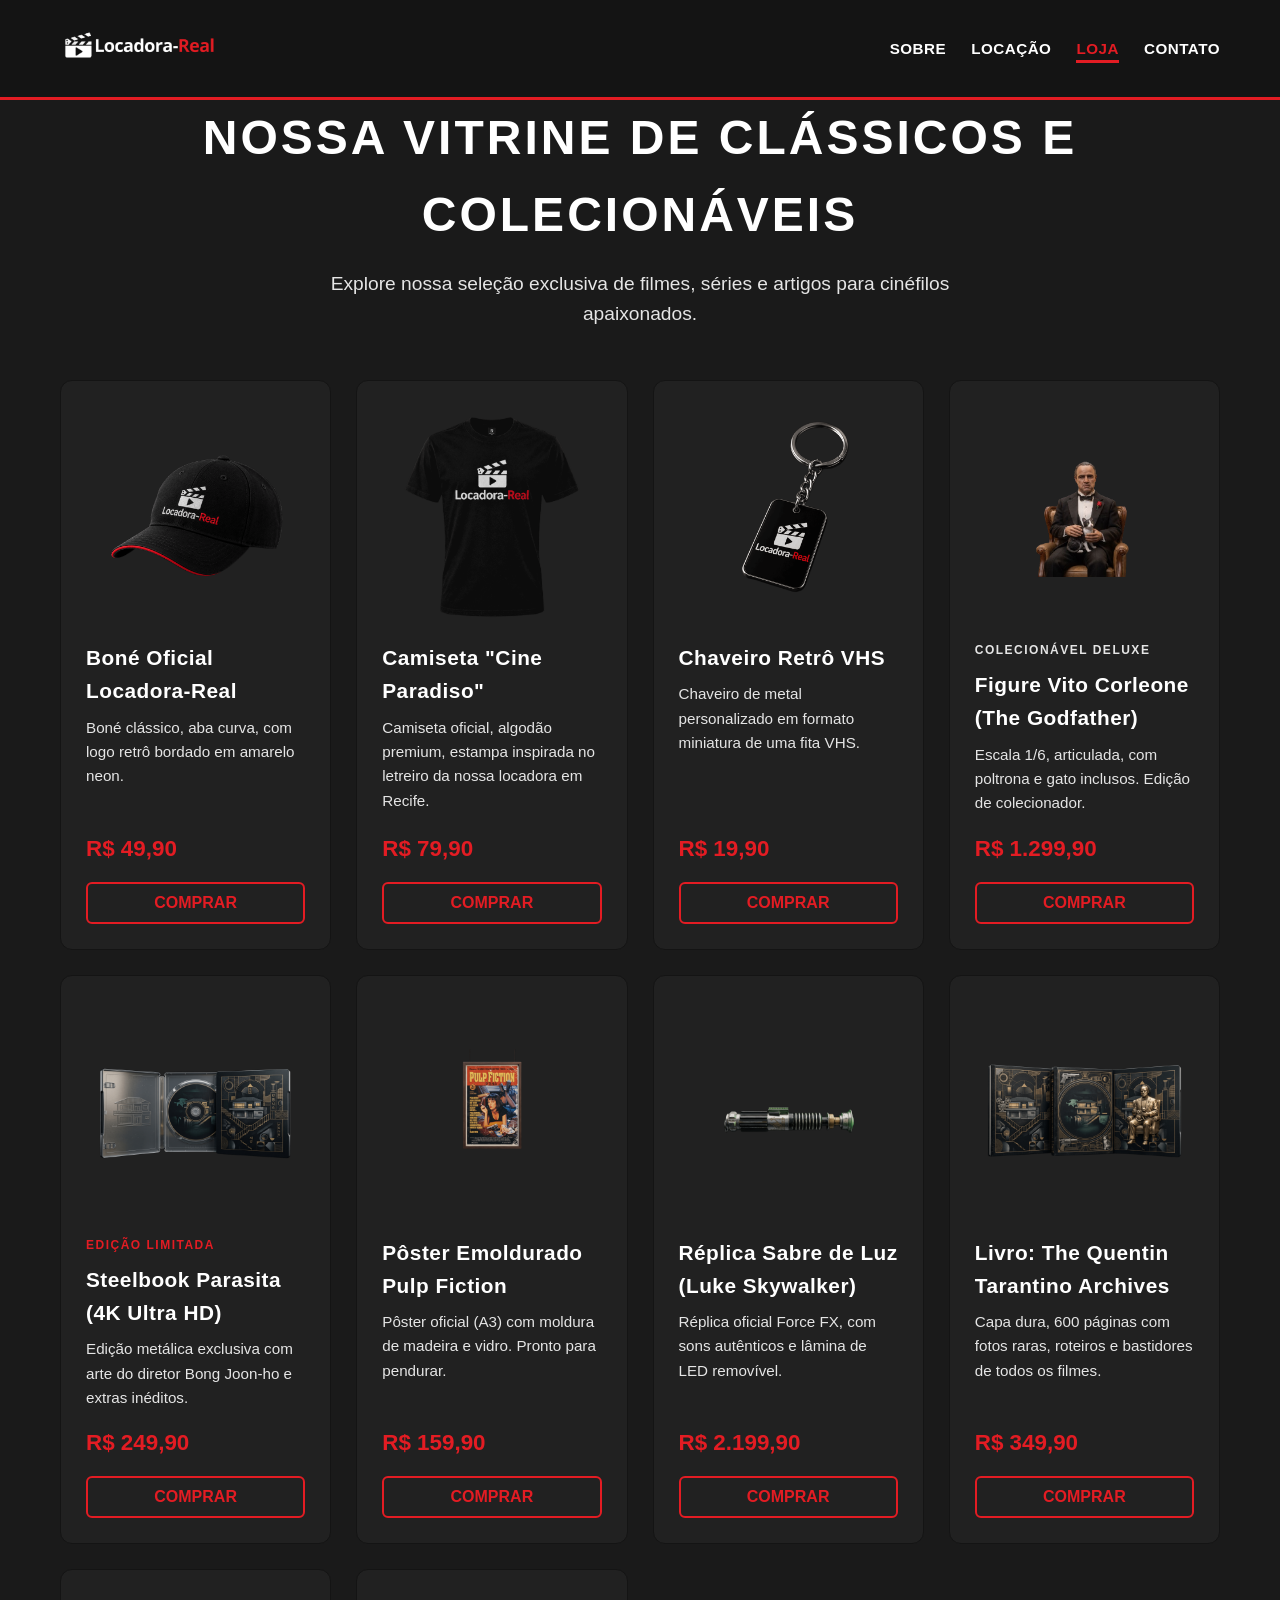
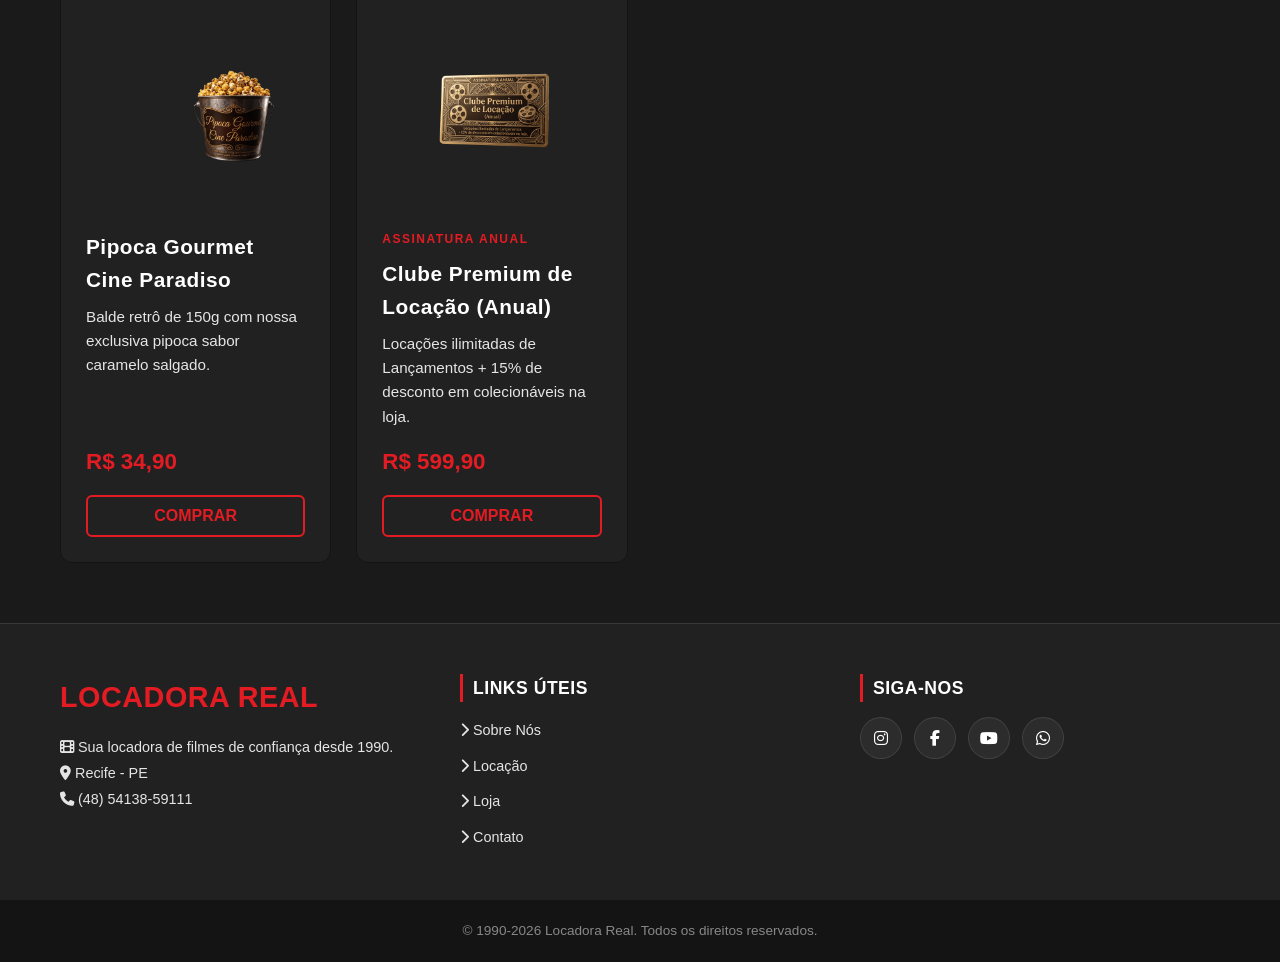
<file: pages/loja.html>
<!DOCTYPE html>
<html lang="pt-br">
<head>
    <meta charset="UTF-8">
    <meta name="viewport" content="width=device-width, initial-scale=1.0">
    <title>Loja | Locadora Real</title>

    <!-- Font Awesome (Ícones) -->
    <link rel="stylesheet" href="https://cdnjs.cloudflare.com/ajax/libs/font-awesome/6.5.1/css/all.min.css">

    <!-- CSS Principal -->
    <link rel="stylesheet" href="../css/styles.css">
    <link rel="icon" type="image/png" href="../img/Logo/Logo-transp.png">
</head>
<body>

    <!-- Cabeçalho Principal -->
    <header class="cabecalho">
        <div class="container">
            <!-- Logo / Marca -->
            <a href="../index.html" class="brand-logo">
                <img src="../img/Logo/Logomarca-horizontal-transp.png" alt="Locadora Real">
            </a>

            <!-- Navegação Principal -->
            <nav class="menu" aria-label="Navegação principal">
                <ul>
                    <li><a href="sobre.html">Sobre</a></li>
                    <li><a href="locacao.html">Locação</a></li>
                    <li><a href="loja.html" class="active">Loja</a></li>
                    <li><a href="contato.html">Contato</a></li>
                </ul>
            </nav>
        </div>
    </header>


   <main> <!-- Conteúdo principal da página -->

        <section id="produtos"> <!-- Seção principal da vitrine de produtos -->

            <div class="container"> <!-- Container para centralizar e dar respiro ao conteúdo -->

                <header class="secao-header"> <!-- Cabeçalho da seção -->
                    <h1>Nossa Vitrine de Clássicos e Colecionáveis</h1>
                    <p>Explore nossa seleção exclusiva de filmes, séries e artigos para cinéfilos apaixonados.</p>
                </header>

                <!-- Grade Flexível ou Grid para os produtos -->
                <div class="grade-produtos">

                    <!-- PRODUTO 1: Vestuário -->
                    <article class="cartao-produto" id="bone-real">
                        <img src="../img/Produtos/bone_locadora-real.png" alt="Boné preto com logo bordado da Locadora-Real">
                        <div class="produto-info">
                            <h3>Boné Oficial Locadora-Real</h3>
                            <p class="descricao">Boné clássico, aba curva, com logo retrô bordado em amarelo neon.</p>
                        </div>
                        <div class="produto-acoes">
                            <data class="preco" value="49.90">R$ 49,90</data>
                            <a href="https://www.whatsapp.com/" target="_blank"><button class="btn-comprar" aria-label="Botão de Comprar">Comprar</button></a>
                        </div>
                    </article>

                    <!-- PRODUTO 2: Vestuário -->
                    <article class="cartao-produto" id="camiseta-real">
                        <img src="../img/Produtos/camiseta_locadora-real.png" alt="Camiseta de algodão azul com estampa dourada da Locadora-Real">
                        <div class="produto-info">
                            <h3>Camiseta "Cine Paradiso"</h3>
                            <p class="descricao">Camiseta oficial, algodão premium, estampa inspirada no letreiro da nossa locadora em Recife.</p>
                        </div>
                        <div class="produto-acoes">
                            <data class="preco" value="79.90">R$ 79,90</data>
                            <a href="https://www.whatsapp.com/" target="_blank"><button class="btn-comprar" aria-label="Botão de Comprar">Comprar</button></a>
                        </div>
                    </article>

                    <!-- PRODUTO 3: Acessório -->
                    <article class="cartao-produto" id="chaveiro-real">
                        <img src="../img/Produtos/chaveiro_locadora-real.png" alt="Chaveiro de metal em formato de fita VHS">
                        <div class="produto-info">
                            <h3>Chaveiro Retrô VHS</h3>
                            <p class="descricao">Chaveiro de metal personalizado em formato miniatura de uma fita VHS.</p>
                        </div>
                        <div class="produto-acoes">
                            <data class="preco" value="19.90">R$ 19,90</data>
                            <a href="https://www.whatsapp.com/" target="_blank"><button class="btn-comprar" aria-label="Botão de Comprar">Comprar</button></a>
                        </div>
                    </article>

                    <!-- PRODUTO 4: Colecionável (Action Figure) -->
                    <article class="cartao-produto" id="figure-godfather">
                        <img src="../img/Produtos/figure_godfather.png" alt="Action figure detalhada do Don Vito Corleone sentado em sua cadeira">
                        <div class="produto-info">
                            <span class="categoria">Colecionável Deluxe</span>
                            <h3>Figure Vito Corleone (The Godfather)</h3>
                            <p class="descricao">Escala 1/6, articulada, com poltrona e gato inclusos. Edição de colecionador.</p>
                        </div>
                        <div class="produto-acoes">
                            <data class="preco" value="1299.90">R$ 1.299,90</data>
                            <a href="https://www.whatsapp.com/" target="_blank"><button class="btn-comprar" aria-label="Botão de Comprar">Comprar</button></a>
                        </div>
                    </article>

                    <!-- PRODUTO 5: Mídia Física (Steelbook Limitado) -->
                    <article class="cartao-produto" id="steelbook-parasite">
                        <img src="../img/Produtos/Steelbook Parasita (4K Ultra HD).png" alt="Capa metálica do filme Parasita com arte exclusiva">
                        <div class="produto-info">
                            <span class="tag-especial">Edição Limitada</span>
                            <h3>Steelbook Parasita (4K Ultra HD)</h3>
                            <p class="descricao">Edição metálica exclusiva com arte do diretor Bong Joon-ho e extras inéditos.</p>
                        </div>
                        <div class="produto-acoes">
                            <data class="preco" value="249.90">R$ 249,90</data>
                            <a href="https://www.whatsapp.com/" target="_blank"><button class="btn-comprar" aria-label="Botão de Comprar">Comprar</button></a>
                        </div>
                    </article>

                    <!-- PRODUTO 6: Decoração (Pôster emoldurado) -->
                    <article class="cartao-produto" id="poster-pulpfiction">
                        <img src="../img/Produtos/Pôster Emoldurado Pulp Fiction.png" alt="Pôster clássico do filme Pulp Fiction emoldurado em madeira preta">
                        <div class="produto-info">
                            <h3>Pôster Emoldurado Pulp Fiction</h3>
                            <p class="descricao">Pôster oficial (A3) com moldura de madeira e vidro. Pronto para pendurar.</p>
                        </div>
                        <div class="produto-acoes">
                            <data class="preco" value="159.90">R$ 159,90</data>
                            <a href="https://www.whatsapp.com/" target="_blank"><button class="btn-comprar" aria-label="Botão de Comprar">Comprar</button></a>
                        </div>
                    </article>

                    <!-- PRODUTO 7: Colecionável (Réplica de Objeto) -->
                    <article class="cartao-produto" id="replica-lightsaber">
                        <img src="../img/Produtos/Réplica Sabre de Luz (Luke Skywalker).png" alt="Réplica detalhada do sabre de luz do Luke Skywalker">
                        <div class="produto-info">
                            <h3>Réplica Sabre de Luz (Luke Skywalker)</h3>
                            <p class="descricao">Réplica oficial Force FX, com sons autênticos e lâmina de LED removível.</p>
                        </div>
                        <div class="produto-acoes">
                            <data class="preco" value="2199.90">R$ 2.199,90</data>
                            <a href="https://www.whatsapp.com/" target="_blank"><button class="btn-comprar" aria-label="Botão de Comprar">Comprar</button></a>
                        </div>
                    </article>

                    <!-- PRODUTO 8: Decoração/Livraria (Art Book) -->
                    <article class="cartao-produto" id="book-tarantino">
                        <img src="../img/Produtos/Livro The Quentin Tarantino Archives.png" alt="Capa dura do livro The Quentin Tarantino Archives">
                        <div class="produto-info">
                            <h3>Livro: The Quentin Tarantino Archives</h3>
                            <p class="descricao">Capa dura, 600 páginas com fotos raras, roteiros e bastidores de todos os filmes.</p>
                        </div>
                        <div class="produto-acoes">
                            <data class="preco" value="349.90">R$ 349,90</data>
                            <a href="https://www.whatsapp.com/" target="_blank"><button class="btn-comprar" aria-label="Botão de Comprar">Comprar</button></a>
                        </div>
                    </article>

                    <!-- PRODUTO 9: Snack (Pipoca Gourmet) -->
                    <article class="cartao-produto" id="popcorn-cineparadiso">
                        <img src="../img/Produtos/Pipoca Gourmet Cine Paradiso.png" alt="Balde de pipoca gourmet sabor caramelo salgado">
                        <div class="produto-info">
                            <h3>Pipoca Gourmet Cine Paradiso</h3>
                            <p class="descricao">Balde retrô de 150g com nossa exclusiva pipoca sabor caramelo salgado.</p>
                        </div>
                        <div class="produto-acoes">
                            <data class="preco" value="34.90">R$ 34,90</data>
                            <a href="https://www.whatsapp.com/" target="_blank"><button class="btn-comprar" aria-label="Botão de Comprar">Comprar</button></a>
                        </div>
                    </article>
                    
                    <!-- PRODUTO 10: Assinatura/Serviço (Clube de Locação) -->
                    <article class="cartao-produto" id="assinatura-clube">
                        <img src="../img/Produtos/Clube Premium de Locação (Anual).png" alt="Cartão dourado VIP do Clube Premium de Locação">
                        <div class="produto-info">
                            <span class="tag-assinatura">Assinatura Anual</span>
                            <h3>Clube Premium de Locação (Anual)</h3>
                            <p class="descricao">Locações ilimitadas de Lançamentos + 15% de desconto em colecionáveis na loja.</p>
                        </div>
                        <div class="produto-acoes">
                            <data class="preco" value="599.90">R$ 599,90</data>
                            <a href="https://www.whatsapp.com/" target="_blank"><button class="btn-comprar" aria-label="Botão de Comprar">Comprar</button></a>
                        </div>
                    </article>

                </div> <!-- Fim da grade de produtos -->
            </div> <!-- Fim do container -->

        </section>
</main>


    <!-- Rodapé -->
    <footer class="rodape">
        <div class="container rodape-conteudo">
            <div class="rodape-bloco">
                <h2 class="rodape-titulo">Locadora Real</h2>
                <p class="rodape-descricao">
                    <i class="fa-solid fa-film"></i> Sua locadora de filmes de confiança desde 1990.
                </p>
                <p class="rodape-contato-rapido">
                    <i class="fa-solid fa-location-dot"></i> Recife - PE<br>
                    <i class="fa-solid fa-phone"></i> (48) 54138-59111
                </p>
            </div>

            <nav class="rodape-bloco" aria-label="Navegação do rodapé">
                <h3 class="rodape-subtitulo">Links Úteis</h3>
                <ul class="rodape-links">
                    <li><a href="sobre.html"><i class="fa-solid fa-chevron-right"></i> Sobre Nós</a></li>
                    <li><a href="locacao.html"><i class="fa-solid fa-chevron-right"></i> Locação</a></li>
                    <li><a href="loja.html"><i class="fa-solid fa-chevron-right"></i> Loja</a></li>
                    <li><a href="contato.html"><i class="fa-solid fa-chevron-right"></i> Contato</a></li>
                </ul>
            </nav>

            <div class="rodape-bloco">
                <h3 class="rodape-subtitulo">Siga-nos</h3>
                <div class="rodape-redes">
                    <a href="https://www.instagram.com/" aria-label="Instagram" class="btn-social" target="_blank"><i class="fa-brands fa-instagram"></i></a>
                    <a href="https://www.facebook.com/" aria-label="Facebook" class="btn-social" target="_blank"><i class="fa-brands fa-facebook-f"></i></a>
                    <a href="https://www.youtube.com/" aria-label="YouTube" class="btn-social" target="_blank"><i class="fa-brands fa-youtube"></i></a>
                    <a href="https://www.whatsapp.com/" aria-label="WhatsApp" class="btn-social" target="_blank"><i class="fa-brands fa-whatsapp"></i></a>
                </div>
            </div>
        </div>

        <div class="rodape-bottom">
            <div class="container">
                <p>&copy; 1990-<span id="ano-atual">2026</span> Locadora Real. Todos os direitos reservados.</p>
            </div>
        </div>
    </footer>

</body>
</html>
</file>
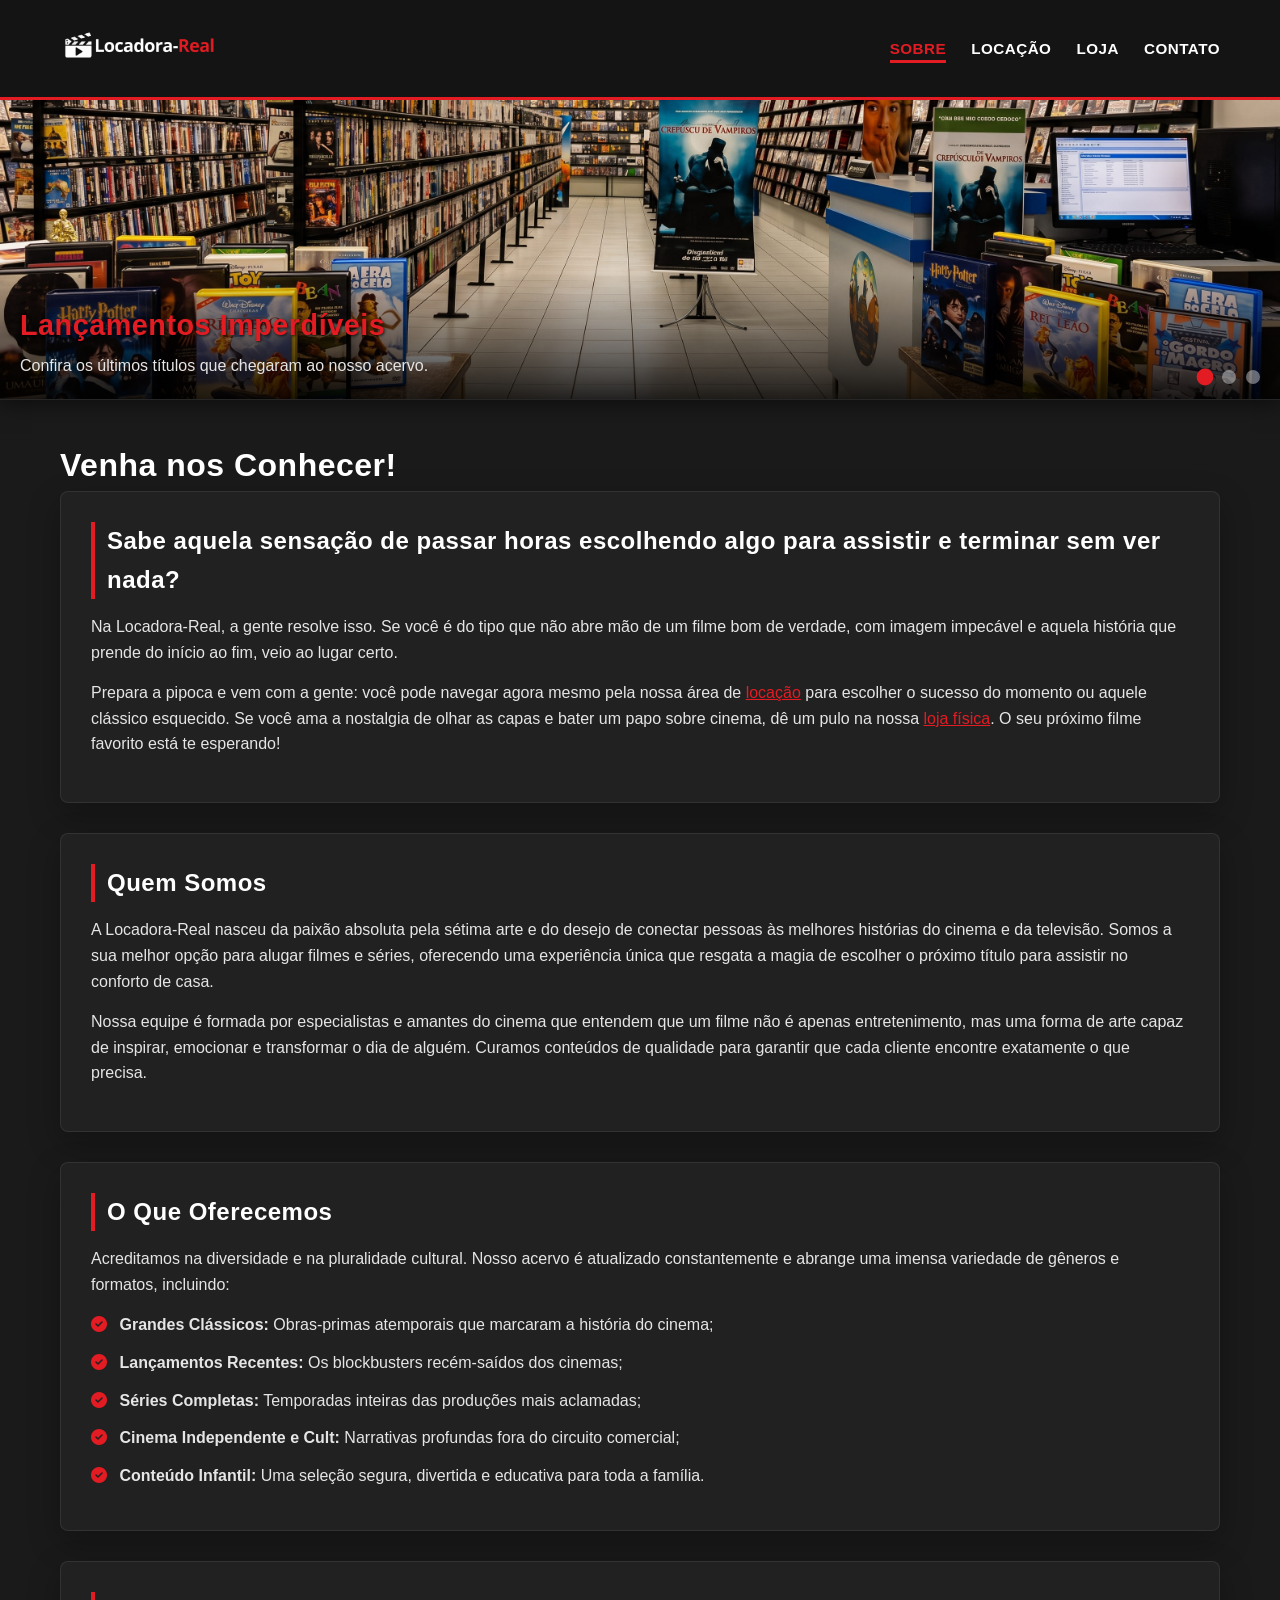
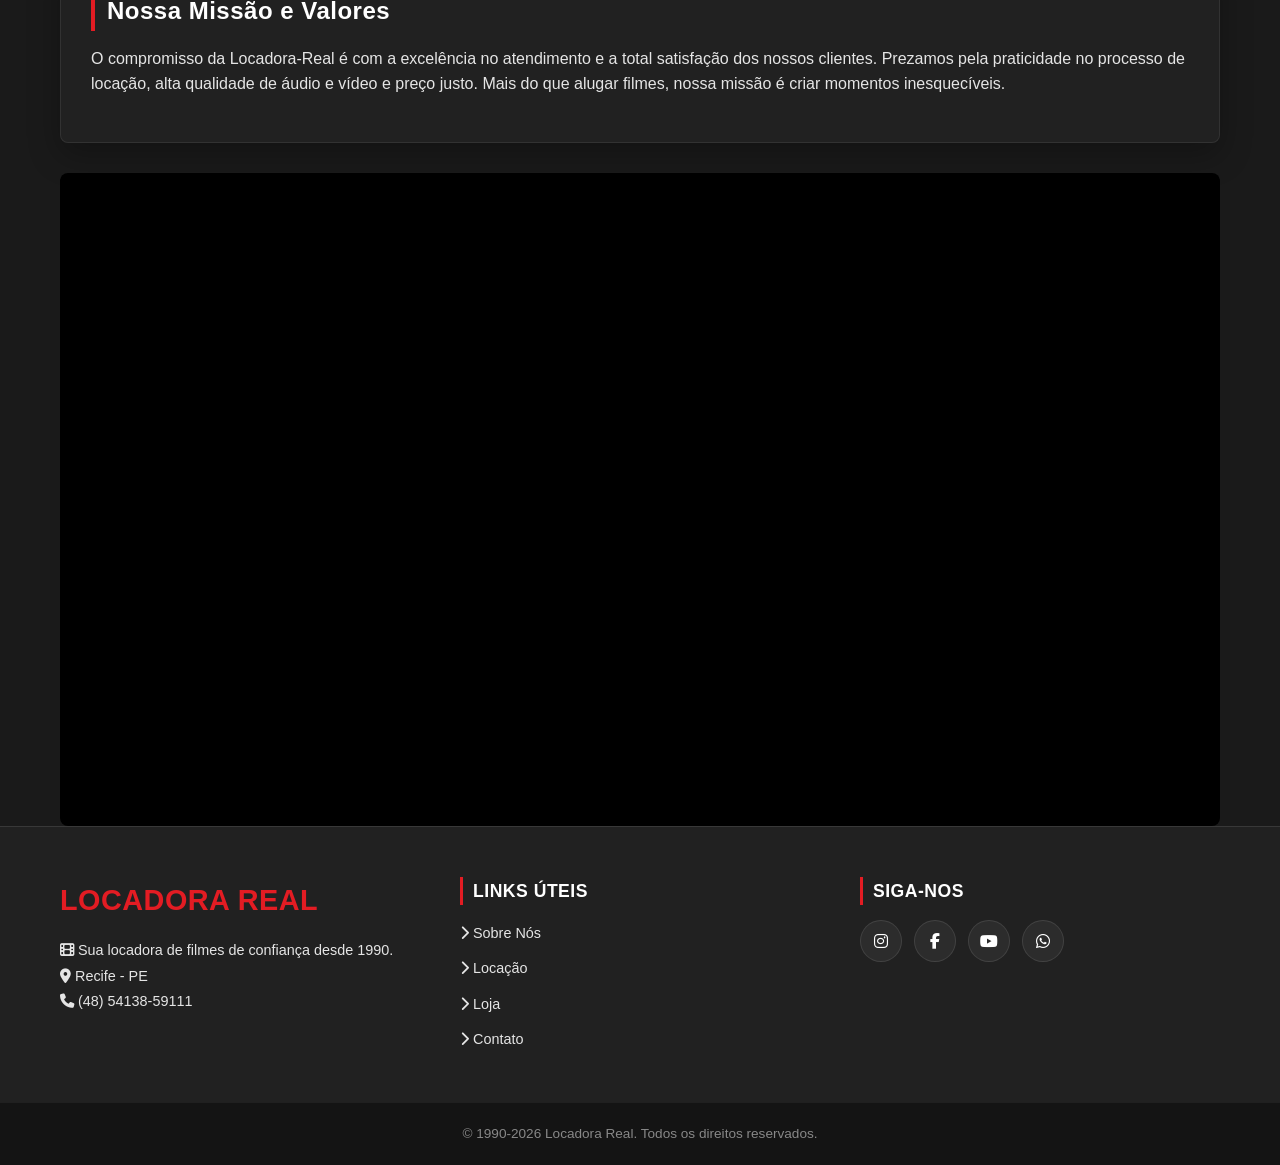
<file: pages/sobre.html>
<!DOCTYPE html>
<html lang="pt-br">
<head>
    <meta charset="UTF-8">
    <meta name="viewport" content="width=device-width, initial-scale=1.0">
    <title>Sobre Nós | Locadora Real</title>

    <!-- Font Awesome (Ícones) -->
    <link rel="stylesheet" href="https://cdnjs.cloudflare.com/ajax/libs/font-awesome/6.5.1/css/all.min.css">

    <!-- CSS Principal -->
    <link rel="stylesheet" href="../css/styles.css">
    <link rel="icon" type="image/png" href="../img/Logo/Logo-transp.png">
</head>
<body>

    <!-- Cabeçalho Principal -->
    <header class="cabecalho">
        <div class="container">
            <!-- Logo / Marca -->
            <a href="../index.html" class="brand-logo">
                <img src="../img/Logo/Logomarca-horizontal-transp.png" alt="Locadora Real">
            </a>

            <!-- Navegação Principal -->
            <nav class="menu" aria-label="Navegação principal">
                <ul>
                    <li><a href="sobre.html" class="active">Sobre</a></li>
                    <li><a href="locacao.html">Locação</a></li>
                    <li><a href="loja.html">Loja</a></li>
                    <li><a href="contato.html">Contato</a></li>
                </ul>
            </nav>
        </div>
    </header>

    <!-- Conteúdo Principal -->
    <main class="container">

        <!-- Carrossel -->
        <section class="carrossel-container">
            <!-- Controles invisíveis do carrossel -->
            <input type="radio" name="carrossel-radio" id="slide1" checked>
            <input type="radio" name="carrossel-radio" id="slide2">
            <input type="radio" name="carrossel-radio" id="slide3">

            <!-- Slides / Imagens -->
            <div class="carrossel-slides">
                <div class="slide slide-1">
                    <img src="../img/Slides/banner1.jpg" alt="Lançamentos do Mês">
                    <div class="slide-legenda">
                        <h2>Lançamentos Imperdíveis</h2>
                        <p>Confira os últimos títulos que chegaram ao nosso acervo.</p>
                    </div>
                </div>

                <div class="slide slide-2">
                    <img src="../img/Slides/banner2.jpg" alt="Clássicos do Cinema">
                    <div class="slide-legenda">
                        <h2>Clássicos Atemporais</h2>
                        <p>Reviva os momentos marcantes da história do cinema.</p>
                    </div>
                </div>

                <div class="slide slide-3">
                    <img src="../img/Slides/banner3.jpg" alt="Promoções da Loja">
                    <div class="slide-legenda">
                        <h2>Ofertas Especiais</h2>
                        <p>Filmes e colecionáveis com preços exclusivos na loja.</p>
                    </div>
                </div>
            </div>

            <!-- Indicadores / Pontos de Navegação -->
            <div class="carrossel-indicadores">
                <label for="slide1" class="ponto" aria-label="Exibir lançamentos imperdíveis"></label>
                <label for="slide2" class="ponto" aria-label="Exibir clássicos atemporais"></label>
                <label for="slide3" class="ponto" aria-label="Exibir ofertas especiais"></label>
            </div>
        </section>

        <h1 class="titulo-pagina">Venha nos Conhecer!</h1>

        <!-- Convite -->
        <section id="convite" class="secao-destaque">
            <h2 class="subtitulo">Sabe aquela sensação de passar horas escolhendo algo para assistir e terminar sem ver nada?</h2>

            <div class="textos">
                <p>Na Locadora-Real, a gente resolve isso. Se você é do tipo que não abre mão de um filme bom de verdade, com imagem impecável e aquela história que prende do início ao fim, veio ao lugar certo.</p>
                <p>Prepara a pipoca e vem com a gente: você pode navegar agora mesmo pela nossa área de <a href="locacao.html">locação</a> para escolher o sucesso do momento ou aquele clássico esquecido. Se você ama a nostalgia de olhar as capas e bater um papo sobre cinema, dê um pulo na nossa <a href="loja.html">loja física</a>. O seu próximo filme favorito está te esperando!</p>
            </div>
        </section>

        <!-- Apresentação da Empresa -->
        <section class="secao-sobre">
            <article class="caixa">
                <h2 class="subtitulo">Quem Somos</h2>
                <div class="textos">
                    <p>A Locadora-Real nasceu da paixão absoluta pela sétima arte e do desejo de conectar pessoas às melhores histórias do cinema e da televisão. Somos a sua melhor opção para alugar filmes e séries, oferecendo uma experiência única que resgata a magia de escolher o próximo título para assistir no conforto de casa.</p>
                    <p>Nossa equipe é formada por especialistas e amantes do cinema que entendem que um filme não é apenas entretenimento, mas uma forma de arte capaz de inspirar, emocionar e transformar o dia de alguém. Curamos conteúdos de qualidade para garantir que cada cliente encontre exatamente o que precisa.</p>
                </div>
            </article>

            <article class="caixa">
                <h2 class="subtitulo">O Que Oferecemos</h2>
                <div class="textos">
                    <p>Acreditamos na diversidade e na pluralidade cultural. Nosso acervo é atualizado constantemente e abrange uma imensa variedade de gêneros e formatos, incluindo:</p>
                    <ul class="lista-oferecimentos">
                        <li><i class="fa-solid fa-circle-check"></i> <strong>Grandes Clássicos:</strong> Obras-primas atemporais que marcaram a história do cinema;</li>
                        <li><i class="fa-solid fa-circle-check"></i> <strong>Lançamentos Recentes:</strong> Os blockbusters recém-saídos dos cinemas;</li>
                        <li><i class="fa-solid fa-circle-check"></i> <strong>Séries Completas:</strong> Temporadas inteiras das produções mais aclamadas;</li>
                        <li><i class="fa-solid fa-circle-check"></i> <strong>Cinema Independente e Cult:</strong> Narrativas profundas fora do circuito comercial;</li>
                        <li><i class="fa-solid fa-circle-check"></i> <strong>Conteúdo Infantil:</strong> Uma seleção segura, divertida e educativa para toda a família.</li>
                    </ul>
                </div>
            </article>

            <article class="caixa">
                <h2 class="subtitulo">Nossa Missão e Valores</h2>
                <div class="textos">
                    <p>O compromisso da Locadora-Real é com a excelência no atendimento e a total satisfação dos nossos clientes. Prezamos pela praticidade no processo de locação, alta qualidade de áudio e vídeo e preço justo. Mais do que alugar filmes, nossa missão é criar momentos inesquecíveis.</p>
                </div>
            </article>

            <!-- Player de Vídeo Responsivo -->
            <div class="video-container">
                <iframe
                    src="https://www.youtube.com/embed/bvoa5QI5nDk?si=C93VCv7IPdCqqx6w"
                    title="Vídeo institucional Locadora Real"
                    allow="accelerometer; autoplay; clipboard-write; encrypted-media; gyroscope; picture-in-picture; web-share"
                    referrerpolicy="strict-origin-when-cross-origin"
                    allowfullscreen>
                </iframe>
            </div>
        </section>

    </main>

    <!-- Rodapé -->
    <footer class="rodape">
        <div class="container rodape-conteudo">
            <div class="rodape-bloco">
                <h2 class="rodape-titulo">Locadora Real</h2>
                <p class="rodape-descricao">
                    <i class="fa-solid fa-film"></i> Sua locadora de filmes de confiança desde 1990.
                </p>
                <p class="rodape-contato-rapido">
                    <i class="fa-solid fa-location-dot"></i> Recife - PE<br>
                    <i class="fa-solid fa-phone"></i> (48) 54138-59111
                </p>
            </div>

            <nav class="rodape-bloco" aria-label="Navegação do rodapé">
                <h3 class="rodape-subtitulo">Links Úteis</h3>
                <ul class="rodape-links">
                    <li><a href="sobre.html"><i class="fa-solid fa-chevron-right"></i> Sobre Nós</a></li>
                    <li><a href="locacao.html"><i class="fa-solid fa-chevron-right"></i> Locação</a></li>
                    <li><a href="loja.html"><i class="fa-solid fa-chevron-right"></i> Loja</a></li>
                    <li><a href="contato.html"><i class="fa-solid fa-chevron-right"></i> Contato</a></li>
                </ul>
            </nav>

            <div class="rodape-bloco">
                <h3 class="rodape-subtitulo">Siga-nos</h3>
                <div class="rodape-redes">
                    <a href="https://www.instagram.com/" aria-label="Instagram" class="btn-social" target="_blank"><i class="fa-brands fa-instagram"></i></a>
                    <a href="https://www.facebook.com/" aria-label="Facebook" class="btn-social" target="_blank"><i class="fa-brands fa-facebook-f"></i></a>
                    <a href="https://www.youtube.com/" aria-label="YouTube" class="btn-social" target="_blank"><i class="fa-brands fa-youtube"></i></a>
                    <a href="https://www.whatsapp.com/" aria-label="WhatsApp" class="btn-social" target="_blank"><i class="fa-brands fa-whatsapp"></i></a>
                </div>
            </div>
        </div>

        <div class="rodape-bottom">
            <div class="container">
                <p>&copy; 1990-<span id="ano-atual">2026</span> Locadora Real. Todos os direitos reservados.</p>
            </div>
        </div>
    </footer>

</body>
</html>
</file>
<file: css/styles.css>
/* ==========================================================================
   1. RESET E VARIÁVEIS DE DESIGN
   ========================================================================== */
*,
*::before,
*::after {
    margin: 0;
    padding: 0;
    box-sizing: border-box;
}

:root {
    --red: #e31c23;
    --red-hover: #c11218;
    --black: #212121;
    --white: #ffffff;
    --gray-dark: #141414;
    --gray-light: #e5e5e5;
    --bg-body: #1a1a1a;
    --transition-fast: 0.2s ease;
    --transition-normal: 0.3s ease;
    --radius-sm: 6px;
    --radius-md: 8px;
    --radius-lg: 12px;
    --shadow-card: 0 12px 32px rgba(0, 0, 0, 0.28);
}

html {
    scroll-behavior: smooth;
}

body {
    font-family: 'Poppins', 'Roboto', 'Segoe UI', Arial, sans-serif;
    background-color: var(--bg-body);
    color: var(--white);
    line-height: 1.6;
    overflow-x: hidden;
}

h1, h2, h3, .subtitulo {
    font-weight: 700;
    letter-spacing: 0.5px;
}

.container {
    max-width: 1200px;
    width: 100%;
    margin: 0 auto;
    padding: 0 20px;
}

a:focus-visible,
button:focus-visible,
input:focus-visible,
textarea:focus-visible,
.ponto:focus-visible {
    outline: 3px solid var(--white);
    outline-offset: 4px;
}

/* ==========================================================================
   2. HEADER FIXO E NAVEGAÇÃO
   ========================================================================== */
.cabecalho {
    position: fixed;
    top: 0;
    left: 0;
    width: 100%;
    height: 100px;
    background-color: var(--gray-dark);
    border-bottom: 3px solid var(--red);
    z-index: 1000;
    display: flex;
    align-items: center;
}

.cabecalho .container {
    display: flex;
    align-items: center;
    justify-content: space-between;
}

.brand-logo {
    display: flex;
    align-items: center;
    text-decoration: none;
}

.brand-logo h1 {
    color: var(--white);
    font-size: 1.8rem;
    text-transform: uppercase;
}

.brand-logo img {
    max-height: 80px;
    width: auto;
    display: block;
}

.menu ul {
    display: flex;
    list-style: none;
    gap: 25px;
}

.menu a {
    color: var(--white);
    text-decoration: none;
    font-size: 0.95rem;
    font-weight: 700;
    text-transform: uppercase;
    letter-spacing: 0.5px;
    padding-bottom: 6px;
    position: relative;
    transition: color var(--transition-fast);
}

.menu a:hover,
.menu a.active {
    color: var(--red);
}

.menu a::after {
    content: '';
    position: absolute;
    bottom: 0;
    left: 0;
    width: 0%;
    height: 3px;
    background-color: var(--red);
    transition: width var(--transition-normal);
}

.menu a:hover::after,
.menu a.active::after {
    width: 100%;
}

/* ==========================================================================
   3. CARROSSEL 100% CSS
   ========================================================================== */
.carrossel-container input[type="radio"] {
    position: absolute;
    width: 1px;
    height: 1px;
    margin: -1px;
    padding: 0;
    overflow: hidden;
    clip: rect(0 0 0 0);
    white-space: nowrap;
    border: 0;
}

.carrossel-container {
    position: relative;
    width: 100vw;
    left: 50%;
    right: 50%;
    margin-left: -50vw;
    margin-right: -50vw;
    height: 400px;
    margin-bottom: 40px;
    overflow: hidden;
    box-shadow: 0 4px 20px rgba(0, 0, 0, 0.5);
    border-bottom: 1px solid rgba(255, 255, 255, 0.05);
}

.carrossel-slides {
    position: relative;
    width: 100%;
    height: 100%;
}

.slide {
    position: absolute;
    top: 0;
    left: 0;
    width: 100%;
    height: 100%;
    opacity: 0;
    visibility: hidden;
    transition: opacity 0.6s ease-in-out, visibility 0.6s ease-in-out;
}

.slide img {
    width: 100%;
    height: 100%;
    object-fit: cover;
    display: block;
}

.slide-legenda {
    position: absolute;
    bottom: 0;
    left: 0;
    width: 100%;
    padding: 30px 20px 20px;
    background: linear-gradient(to top, rgba(0, 0, 0, 0.85), transparent);
    color: var(--white);
}

.slide-legenda h2 {
    color: var(--red);
    font-size: 1.8rem;
    margin-bottom: 5px;
    text-shadow: 1px 1px 3px rgba(0, 0, 0, 0.8);
}

.slide-legenda p {
    font-size: 1rem;
    color: var(--gray-light);
}

#slide1:checked ~ .carrossel-slides .slide-1,
#slide2:checked ~ .carrossel-slides .slide-2,
#slide3:checked ~ .carrossel-slides .slide-3 {
    opacity: 1;
    visibility: visible;
}

.carrossel-indicadores {
    position: absolute;
    bottom: 15px;
    right: 20px;
    display: flex;
    gap: 10px;
    z-index: 10;
}

.ponto {
    width: 14px;
    height: 14px;
    border-radius: 50%;
    background-color: rgba(255, 255, 255, 0.4);
    cursor: pointer;
    transition: background-color var(--transition-normal), transform var(--transition-fast);
}

.ponto:hover {
    background-color: rgba(255, 255, 255, 0.8);
    transform: scale(1.1);
}

#slide1:checked ~ .carrossel-indicadores label[for="slide1"],
#slide2:checked ~ .carrossel-indicadores label[for="slide2"],
#slide3:checked ~ .carrossel-indicadores label[for="slide3"] {
    background-color: var(--red);
    transform: scale(1.2);
}

/* ==========================================================================
   4. ESTRUTURA MAIN E SEÇÕES GERAIS
   ========================================================================== */
main {
    padding-top: 100px;
    padding-bottom: 60px;
}

.secao-header {
    text-align: center;
    margin-bottom: 50px;
}

.secao-header h1,
.secao-header h2 {
    font-size: 3rem;
    color: var(--white);
    text-transform: uppercase;
    letter-spacing: 3px;
    margin-bottom: 15px;
    font-weight: 800;
}

.secao-header p {
    font-size: 1.2rem;
    color: var(--gray-light);
    max-width: 650px;
    margin: 0 auto;
}

.subtitulo {
    font-size: 1.5rem;
    color: var(--white);
    margin-bottom: 15px;
    border-left: 4px solid var(--red);
    padding-left: 12px;
}

.secao-destaque,
.caixa {
    background-color: var(--black);
    padding: 30px;
    border-radius: var(--radius-md);
    margin-bottom: 30px;
    border: 1px solid rgba(255, 255, 255, 0.08);
    box-shadow: var(--shadow-card);
}

.textos p {
    color: var(--gray-light);
    margin-bottom: 15px;
    font-size: 1rem;
}

.textos a {
    color: var(--red);
    text-decoration: underline;
}

.lista-oferecimentos {
    list-style: none;
    margin-top: 15px;
}

.lista-oferecimentos li {
    margin-bottom: 12px;
    color: var(--gray-light);
}

.lista-oferecimentos i {
    color: var(--red);
    margin-right: 8px;
}

/* ==========================================================================
   5. LANDING PAGE (index)
   ========================================================================== */
@keyframes fadeInUp {
    from {
        opacity: 0;
        transform: translateY(30px);
    }
    to {
        opacity: 1;
        transform: translateY(0);
    }
}

@keyframes pulseRed {
    0% {
        box-shadow: 0 0 0 0 rgba(227, 28, 35, 0.4);
    }
    70% {
        box-shadow: 0 0 0 15px rgba(227, 28, 35, 0);
    }
    100% {
        box-shadow: 0 0 0 0 rgba(227, 28, 35, 0);
    }
}

.hero {
    position: relative;
    min-height: calc(85vh - 100px);
    display: flex;
    align-items: center;
    justify-content: center;
    background: radial-gradient(circle at center, #2a0809 0%, var(--black) 100%);
    border-bottom: 1px solid rgba(227, 28, 35, 0.2);
}

.hero-conteudo {
    position: relative;
    z-index: 2;
    text-align: center;
    max-width: 900px;
    animation: fadeInUp 1s ease-out forwards;
}

.tag-hero {
    display: inline-block;
    background-color: rgba(227, 28, 35, 0.15);
    color: var(--red);
    border: 1px solid var(--red);
    padding: 6px 16px;
    border-radius: 50px;
    font-size: 0.85rem;
    font-weight: 700;
    text-transform: uppercase;
    letter-spacing: 2px;
    margin-bottom: 20px;
}

.hero-titulo {
    font-size: clamp(2.2rem, 5vw, 4.2rem);
    line-height: 1.15;
    text-transform: uppercase;
    margin-bottom: 20px;
    text-shadow: 0 4px 20px rgba(0, 0, 0, 0.8);
}

.hero-descricao {
    font-size: clamp(0.95rem, 2vw, 1.2rem);
    color: var(--gray-light);
    margin: 0 auto 35px;
    max-width: 700px;
}

.hero-botoes {
    display: flex;
    justify-content: center;
    gap: 20px;
    flex-wrap: wrap;
}

.btn-hero {
    display: inline-flex;
    align-items: center;
    gap: 10px;
    padding: 14px 28px;
    border-radius: var(--radius-sm);
    font-size: 1rem;
    font-weight: 700;
    text-transform: uppercase;
    text-decoration: none;
    transition: transform var(--transition-normal), background-color var(--transition-normal), border-color var(--transition-normal);
}

.btn-principal {
    background-color: var(--red);
    color: var(--white);
    animation: pulseRed 2s infinite;
}

.btn-principal:hover {
    background-color: var(--red-hover);
    transform: translateY(-3px);
}

.btn-secundario {
    background-color: transparent;
    color: var(--white);
    border: 2px solid rgba(255, 255, 255, 0.2);
}

.btn-secundario:hover {
    border-color: var(--white);
    background-color: rgba(255, 255, 255, 0.05);
    transform: translateY(-3px);
}

.diferenciais {
    padding: 80px 20px;
}

.grade-diferenciais {
    display: grid;
    grid-template-columns: repeat(auto-fit, minmax(280px, 1fr));
    gap: 30px;
}

.cartao-diferencial {
    background: rgba(20, 20, 20, 0.6);
    backdrop-filter: blur(10px);
    border: 1px solid rgba(255, 255, 255, 0.05);
    border-radius: var(--radius-lg);
    padding: 35px 25px;
    text-align: center;
    transition: transform var(--transition-normal), border-color var(--transition-normal), box-shadow var(--transition-normal);
}

.cartao-diferencial:hover {
    transform: translateY(-10px);
    border-color: var(--red);
    box-shadow: 0 10px 30px rgba(227, 28, 35, 0.2);
}

.icone-diferencial {
    width: 70px;
    height: 70px;
    background-color: rgba(227, 28, 35, 0.1);
    border-radius: 50%;
    display: flex;
    align-items: center;
    justify-content: center;
    margin: 0 auto 20px;
}

.icone-diferencial i {
    font-size: 2rem;
    color: var(--red);
}

.cartao-diferencial h3 {
    font-size: 1.3rem;
    margin-bottom: 12px;
}

.cartao-diferencial p {
    color: var(--gray-light);
    font-size: 0.95rem;
}

.cta-banner {
    background: linear-gradient(135deg, var(--gray-dark) 0%, #3a0003 100%);
    border-top: 1px solid rgba(255, 255, 255, 0.05);
    border-bottom: 1px solid rgba(255, 255, 255, 0.05);
    padding: 60px 20px;
    text-align: center;
}

.cta-conteudo h2 {
    font-size: clamp(1.8rem, 3vw, 2.5rem);
    margin-bottom: 10px;
}

.cta-conteudo p {
    color: var(--gray-light);
    font-size: 1.1rem;
    margin-bottom: 25px;
}

.btn-cta {
    display: inline-block;
    max-width: 280px;
    margin: 0 auto;
}

/* ==========================================================================
   6. VITRINE DE PRODUTOS E CARDS
   ========================================================================== */
.grade-produtos,
.lista-bomboniere {
    display: grid;
    grid-template-columns: repeat(auto-fill, minmax(260px, 1fr));
    gap: 25px;
    margin-top: 25px;
}

.lista-filmes {
    display: grid;
    grid-template-columns: repeat(auto-fill, minmax(260px, 1fr));
    gap: 25px;
    margin-top: 25px;
}

.cartao-produto {
    display: flex;
    flex-direction: column;
    width: 100%;
    background-color: var(--black);
    border: 1px solid var(--gray-dark);
    border-radius: var(--radius-lg);
    overflow: hidden;
    padding: 25px;
    transition: transform var(--transition-normal), box-shadow var(--transition-normal), border-color var(--transition-normal);
}

.cartao-produto:hover {
    transform: translateY(-8px);
    border-color: var(--red);
    box-shadow: 0 12px 30px rgba(227, 28, 35, 0.15);
}

.cartao-produto img {
    width: 100%;
    height: 220px;
    object-fit: contain;
    border-radius: var(--radius-md);
    margin-bottom: 15px;
}

.produto-info {
    display: flex;
    flex-direction: column;
    flex-grow: 1;
}

.cartao-produto h3 {
    font-size: 1.3rem;
    color: var(--white);
    margin-bottom: 8px;
}

.cartao-produto p {
    color: var(--gray-light);
    font-size: 0.95rem;
    margin-bottom: 15px;
}

.produto-acoes {
    margin-top: auto;
    display: flex;
    flex-direction: column;
}

.cartao-produto .preco {
    font-size: 1.4rem;
    font-weight: 800;
    color: var(--red);
    margin-bottom: 15px;
    display: block;
}

.btn-comprar,
.cartao-produto button {
    background-color: transparent;
    color: var(--red);
    border: 2px solid var(--red);
    padding: 10px 18px;
    border-radius: var(--radius-sm);
    font-size: 1rem;
    font-weight: 700;
    cursor: pointer;
    text-transform: uppercase;
    transition: background-color var(--transition-fast), color var(--transition-fast);
    width: 100%;
    text-decoration: none;
    text-align: center;
}

.btn-comprar:hover,
.cartao-produto button:hover {
    background-color: var(--red);
    color: var(--white);
}

.categoria,
.tag-especial,
.tag-assinatura {
    font-size: 0.75rem;
    font-weight: 700;
    text-transform: uppercase;
    letter-spacing: 1.5px;
    margin-bottom: 8px;
    display: inline-block;
}

.categoria { color: var(--gray-light); }
.tag-especial, .tag-assinatura { color: var(--red); }

/* ==========================================================================
   7. CONTATO E FORMULÁRIO
   ========================================================================== */
.grade-contato {
    display: grid;
    grid-template-columns: repeat(auto-fit, minmax(320px, 1fr));
    gap: 30px;
    margin-bottom: 40px;
}

.form-atendimento {
    display: flex;
    flex-direction: column;
    gap: 20px;
}

.campo-grupo {
    display: flex;
    flex-direction: column;
    gap: 8px;
}

.campo-grupo label {
    font-size: 0.95rem;
    font-weight: 600;
}

.campo-grupo input,
.campo-grupo textarea {
    background-color: var(--gray-dark);
    border: 1px solid rgba(255, 255, 255, 0.1);
    border-radius: var(--radius-sm);
    padding: 12px 15px;
    color: var(--white);
    font-family: inherit;
    font-size: 1rem;
    transition: border-color var(--transition-fast), box-shadow var(--transition-fast);
}

.campo-grupo input:focus,
.campo-grupo textarea:focus {
    outline: none;
    border-color: var(--red);
    box-shadow: 0 0 8px rgba(227, 28, 35, 0.3);
}

#contato {
    display: flex;
    flex-direction: column;
    gap: 15px;
    margin-top: 10px;
}

.contato-item {
    display: flex;
    align-items: center;
    gap: 14px;
    width: 100%;
    padding: 12px;
    border-radius: var(--radius-sm);
    transition: background-color var(--transition-fast);
}

.contato-item:hover {
    background: rgba(255, 255, 255, 0.05);
}

.contato-item i {
    color: var(--red);
    font-size: 1.4rem;
    width: 28px;
    text-align: center;
    flex-shrink: 0;
}

.contato-item a,
.contato-item span {
    color: var(--gray-light);
    text-decoration: none;
    font-size: 0.95rem;
    font-weight: 500;
    transition: color var(--transition-fast);
}

.contato-item a:hover {
    color: var(--red);
}

.secao-mapa {
    margin-bottom: 40px;
}

.mapa-container {
    width: 100%;
    height: 400px;
    border-radius: var(--radius-md);
    overflow: hidden;
    border: 1px solid rgba(255, 255, 255, 0.1);
    margin-top: 15px;
}

.mapa-container iframe {
    width: 100%;
    height: 100%;
    display: block;
}

.video-container {
    position: relative;
    padding-bottom: 56.25%;
    height: 0;
    overflow: hidden;
    max-width: 100%;
    background: #000;
    border-radius: var(--radius-md);
    margin-top: 30px;
}

.video-container iframe {
    position: absolute;
    top: 0;
    left: 0;
    width: 100%;
    height: 100%;
    border: 0;
}

/* ==========================================================================
   8. RODAPÉ
   ========================================================================== */
.rodape {
    background-color: var(--black);
    color: var(--white);
    padding-top: 50px;
    border-top: 1px solid rgba(255, 255, 255, 0.1);
}

.rodape-conteudo {
    display: grid;
    grid-template-columns: repeat(auto-fit, minmax(220px, 1fr));
    gap: 40px;
    padding-bottom: 40px;
}

.rodape-titulo {
    color: var(--red);
    font-size: 1.8rem;
    text-transform: uppercase;
    margin-bottom: 15px;
}

.rodape-subtitulo {
    color: var(--white);
    font-size: 1.1rem;
    margin-bottom: 15px;
    text-transform: uppercase;
    border-left: 3px solid var(--red);
    padding-left: 10px;
}

.rodape-descricao,
.rodape-contato-rapido {
    font-size: 0.9rem;
    color: var(--gray-light);
    line-height: 1.8;
}

.rodape-links {
    list-style: none;
}

.rodape-links li {
    margin-bottom: 10px;
}

.rodape-links a {
    color: var(--gray-light);
    text-decoration: none;
    font-size: 0.9rem;
    transition: color var(--transition-fast), transform var(--transition-fast);
    display: inline-block;
}

.rodape-links a:hover {
    color: var(--red);
    transform: translateX(5px);
}

.rodape-redes {
    display: flex;
    gap: 12px;
}

.btn-social {
    display: inline-flex;
    align-items: center;
    justify-content: center;
    width: 42px;
    height: 42px;
    background-color: rgba(255, 255, 255, 0.05);
    border: 1px solid rgba(255, 255, 255, 0.1);
    color: var(--white);
    border-radius: 50%;
    text-decoration: none;
    transition: transform var(--transition-normal), background-color var(--transition-normal), border-color var(--transition-normal);
}

.btn-social:hover {
    background-color: var(--red);
    border-color: var(--red);
    transform: translateY(-3px);
}

.rodape-bottom {
    background-color: var(--gray-dark);
    padding: 20px 0;
    text-align: center;
    font-size: 0.85rem;
    color: #888888;
    border-top: 1px solid rgba(255, 255, 255, 0.05);
}

/* ==========================================================================
   9. CATÁLOGO — SCROLL HORIZONTAL DE FILMES (SOMENTE CSS)
   ========================================================================== */
.secao-catalogo {
    padding: 40px 0;
}

.secao-catalogo .secao-header {
    text-align: center;
    margin-bottom: 30px;
}

/* ---------- container do carrossel ---------- */
.carrossel-filmes {
    position: relative;
    margin-top: 25px;
    overflow: hidden;
}

/* ---------- faixa de scroll horizontal ---------- */
.lista-filmes-scroll {
    display: flex;
    gap: 25px;
    overflow-x: auto;
    overflow-y: hidden;
    scroll-snap-type: x mandatory;
    scroll-behavior: smooth;
    padding: 10px 20px 25px 20px;
    -webkit-overflow-scrolling: touch;
}

/* cards com largura fixa dentro do scroll — mesmo tamanho do grid original */
.lista-filmes-scroll .cartao-produto {
    flex: 0 0 260px;
    min-width: 260px;
    max-width: 260px;
    scroll-snap-align: start;
}

/* ---------- scrollbar customizada — Chrome / Edge / Safari ---------- */
.lista-filmes-scroll::-webkit-scrollbar {
    height: 8px;
}

.lista-filmes-scroll::-webkit-scrollbar-track {
    background: var(--gray-dark);
    border-radius: 4px;
}

.lista-filmes-scroll::-webkit-scrollbar-thumb {
    background: var(--red);
    border-radius: 4px;
}

.lista-filmes-scroll::-webkit-scrollbar-thumb:hover {
    background: var(--red-hover);
}

/* ---------- scrollbar customizada — Firefox ---------- */
.lista-filmes-scroll {
    scrollbar-width: thin;
    scrollbar-color: var(--red) var(--gray-dark);
}

/* ---------- fade nas bordas — dica visual de que há mais filmes ---------- */
.carrossel-filmes::before,
.carrossel-filmes::after {
    content: '';
    position: absolute;
    top: 0;
    bottom: 8px;
    width: 50px;
    z-index: 2;
    pointer-events: none;
}

.carrossel-filmes::before {
    left: 0;
    background: linear-gradient(to right, var(--bg-body), transparent);
}

.carrossel-filmes::after {
    right: 0;
    background: linear-gradient(to left, var(--bg-body), transparent);
}

/* ---------- seção Recomendados — visual diferenciado ---------- */
.secao-recomendados {
    background: linear-gradient(180deg, rgba(227, 28, 35, 0.06) 0%, transparent 100%);
    border-top: 1px solid rgba(227, 28, 35, 0.15);
    border-bottom: 1px solid rgba(227, 28, 35, 0.15);
    padding: 50px 0;
}

.secao-recomendados .secao-header h2 {
    color: var(--red);
}

.secao-recomendados .secao-header h2 i {
    margin-right: 10px;
    font-size: 0.85em;
}

/* ==========================================================================
   10. MEDIA QUERIES (RESPONSIVIDADE COMPLETA)
   ========================================================================== */
@media (max-width: 992px) {
    .cabecalho {
        height: auto;
        padding: 15px 0;
    }

    .cabecalho .container {
        flex-direction: column;
        gap: 12px;
    }

    main {
        padding-top: 140px;
    }

    .secao-header h1,
    .secao-header h2 {
        font-size: 2.2rem;
    }

    .diferenciais {
        padding: 50px 20px;
    }

    .carrossel-container {
        height: 320px;
    }
}

@media (max-width: 768px) {
    .brand-logo img {
        max-height: 50px;
    }

    .menu ul {
        gap: 15px;
        flex-wrap: wrap;
        justify-content: center;
    }

    .menu a {
        font-size: 0.85rem;
    }

    .hero-botoes {
        flex-direction: column;
        align-items: stretch;
    }

    .btn-hero {
        justify-content: center;
    }

    .carrossel-container {
        height: 250px;
    }

    .slide-legenda h2 {
        font-size: 1.3rem;
    }

    .slide-legenda p {
        font-size: 0.85rem;
    }

    .grade-contato {
        grid-template-columns: 1fr;
    }

    .mapa-container {
        height: 300px;
    }

    .grade-produtos,
    .lista-filmes,
    .lista-bomboniere {
        grid-template-columns: repeat(auto-fill, minmax(220px, 1fr));
        gap: 18px;
    }

    .cartao-produto {
        padding: 18px;
    }

    /* ---- scroll horizontal tablet ---- */
    .lista-filmes-scroll .cartao-produto {
        flex: 0 0 200px;
        min-width: 200px;
        max-width: 200px;
    }

    .lista-filmes-scroll {
        gap: 16px;
        padding: 10px 10px 20px 10px;
    }

    .carrossel-filmes::before,
    .carrossel-filmes::after {
        width: 30px;
    }
}

@media (max-width: 480px) {
    .grade-produtos,
    .lista-filmes,
    .lista-bomboniere,
    .grade-diferenciais {
        grid-template-columns: 1fr;
    }

    .secao-header h1,
    .secao-header h2 {
        font-size: 1.75rem;
        letter-spacing: 1px;
    }

    .secao-destaque,
    .caixa,
    .cartao-diferencial {
        padding: 20px;
    }

    /* ---- scroll horizontal mobile ---- */
    .lista-filmes-scroll .cartao-produto {
        flex: 0 0 170px;
        min-width: 170px;
        max-width: 170px;
    }

    .lista-filmes-scroll .cartao-produto img {
        height: 160px;
    }

    .lista-filmes-scroll .cartao-produto h3 {
        font-size: 1rem;
    }

    .lista-filmes-scroll .cartao-produto .preco {
        font-size: 1.1rem;
    }

    .secao-catalogo .secao-header h1,
    .secao-catalogo .secao-header h2 {
        font-size: 1.5rem;
    }

    .carrossel-filmes::before,
    .carrossel-filmes::after {
        width: 20px;
    }
}

@media (prefers-reduced-motion: reduce) {
    *,
    *::before,
    *::after {
        scroll-behavior: auto !important;
        transition-duration: 0.01ms !important;
        animation-duration: 0.01ms !important;
    }
}

html {
    scroll-behavior: smooth;
}
</file>
